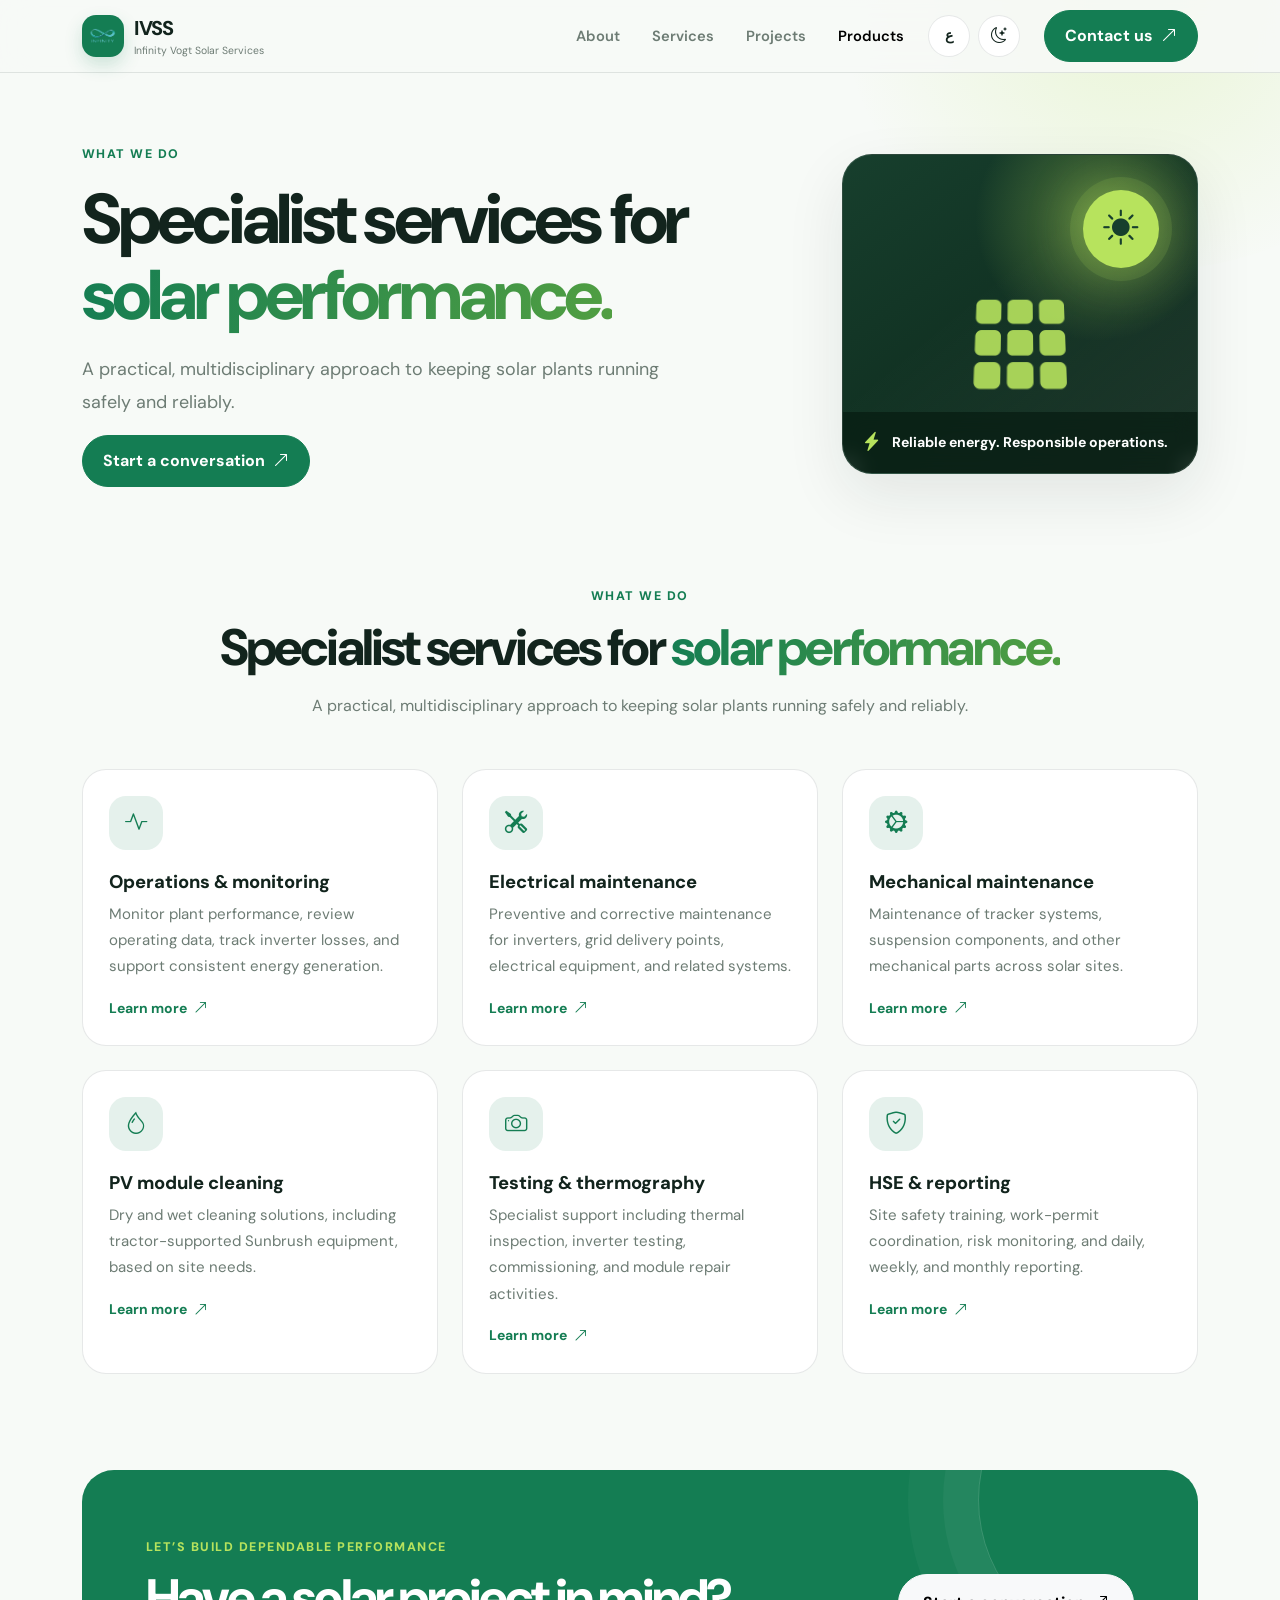
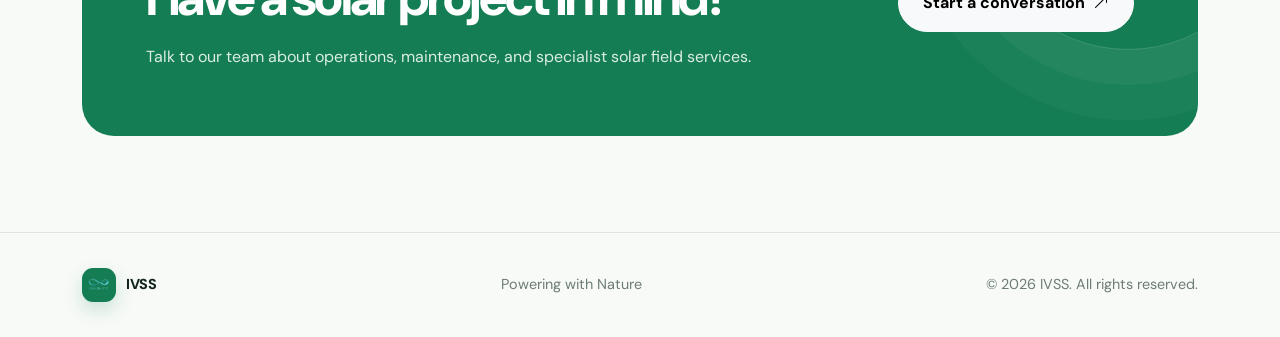
<file: services.html>
<!doctype html>
<html lang="en" data-bs-theme="light">

<head>
  <meta charset="utf-8">
  <meta name="viewport" content="width=device-width, initial-scale=1">
  <meta name="description"
    content="Contact Infinity Vogt Solar Services for solar operations, maintenance and technical support.">
  <title>IVSS — Services</title>
  <link rel="preconnect" href="https://fonts.googleapis.com">
  <link rel="preconnect" href="https://fonts.gstatic.com" crossorigin>
  <link
    href="https://fonts.googleapis.com/css2?family=DM+Sans:wght@400;500;600;700&family=Cairo:wght@400;500;600;700;800&display=swap"
    rel="stylesheet">
  <link href="https://cdn.jsdelivr.net/npm/bootstrap@5.3.3/dist/css/bootstrap.min.css" rel="stylesheet">
  <link href="https://cdn.jsdelivr.net/npm/bootstrap-icons@1.11.3/font/bootstrap-icons.min.css" rel="stylesheet">
  <link rel="stylesheet" href="./style.css">
</head>

<body>
  <div class="scroll-progress" id="scrollProgress" aria-hidden="true"></div>

  <!-- Navbar: same structure as the IVSS homepage -->
  <nav class="navbar navbar-expand-lg fixed-top">
    <div class="container">
      <a class="navbar-brand" href="./index.html" aria-label="IVSS home">
        <span class="brand-mark"><img src="./logo.png" alt=""></span>
        <span>IVSS<span class="d-block fw-normal small"
            style="font-size:.65rem;color:var(--ivss-muted);letter-spacing:0" data-i18n="brandSub">Infinity Vogt Solar
            Services</span></span>
      </a>

      <button class="navbar-toggler border-0" type="button" data-bs-toggle="collapse" data-bs-target="#mainNav"
        aria-controls="mainNav" aria-expanded="false" aria-label="Toggle navigation">
        <i class="bi bi-list fs-2" style="color:var(--ivss-ink)"></i>
      </button>

      <div class="collapse navbar-collapse" id="mainNav">
        <ul class="navbar-nav align-items-lg-center">
          <li class="nav-item">
            <a class="nav-link" href="./about.html" data-i18n="navAbout">About</a>
          </li>
          <li class="nav-item">
            <a class="nav-link" href="./services.html" data-i18n="navServices">Services</a>
          </li>
          <li class="nav-item">
            <a class="nav-link" href="./projects.html" data-i18n="navProjects">Projects</a>
          </li>
          <li class="nav-item">
            <a class="nav-link active" href="./products.html" data-i18n="navProducts">Products</a>
          </li>

          <li class="nav-item d-flex gap-2 mt-3 mt-lg-0">
            <button id="langToggle" class="icon-btn" type="button" aria-label="Switch language" title="Switch language">
              <span class="fw-bold small">ع</span>
            </button>
            <button id="themeToggle" class="icon-btn" type="button" aria-label="Toggle dark mode"
              title="Toggle dark mode">
              <i class="bi bi-moon-stars"></i>
            </button>
          </li>

          <li class="nav-item ms-lg-2 mt-3 mt-lg-0">
            <a class="btn btn-ivss" href="#contact" data-i18n="navContact">
              Contact us <i class="bi bi-arrow-up-right ms-1"></i>
            </a>
          </li>
        </ul>
      </div>
    </div>
  </nav>

  <main>
    <section class="services-page-hero">
      <div class="container position-relative" style="z-index:1">
        <div class="row align-items-center g-4">
          <div class="col-lg-8 reveal">
            <span class="section-kicker" data-i18n="servicesKicker">What we do</span>
            <h1 class="services-page-title" data-i18n="servicesTitle">Specialist services for <span
                class="text-gradient">solar performance.</span></h1>
            <p class="section-copy services-page-copy" data-i18n="servicesCopy">A practical, multidisciplinary approach
              to keeping solar plants running safely and reliably.</p>
            <a class="btn btn-ivss mt-3" href="./contact.html" data-i18n="ctaButton">Start a conversation <i
                class="bi bi-arrow-up-right ms-1"></i></a>
          </div>
          <div class="col-lg-4 reveal delay-1">
            <div class="services-hero-art" aria-hidden="true">
              <div class="services-sun"><i class="bi bi-sun-fill"></i></div>
              <div class="services-panel-grid"><i class="bi bi-grid-3x3-gap-fill"></i></div>
              <div class="services-hero-caption"><i class="bi bi-lightning-charge-fill"></i><span>Reliable energy.
                  Responsible operations.</span></div>
            </div>
          </div>
        </div>
      </div>
    </section>

    <section class="section pt-4">
      <div class="container">
        <div class="text-center mb-5 reveal">
          <span class="section-kicker" data-i18n="servicesKicker">What we do</span>
          <h2 class="section-title" data-i18n="servicesTitle">Specialist services for <span class="text-gradient">solar
              performance.</span></h2>
          <p class="section-copy mx-auto" data-i18n="servicesCopy">A practical, multidisciplinary approach to keeping
            solar plants running safely and reliably.</p>
        </div>
        <div class="row g-4">
          <div class="col-md-6 col-xl-4 reveal">
            <article class="service-card">
              <div class="service-icon"><i class="bi bi-activity"></i></div>
              <h3 data-i18n="svc1Title">Operations & monitoring</h3>
              <p data-i18n="svc1Copy">Monitor plant performance, review operating data, track inverter losses, and
                support consistent energy generation.</p><a href="./contact.html" class="fw-bold small service-link"
                data-i18n="learnMore">Learn more <i class="bi bi-arrow-up-right ms-1"></i></a>
            </article>
          </div>
          <div class="col-md-6 col-xl-4 reveal delay-1">
            <article class="service-card">
              <div class="service-icon"><i class="bi bi-tools"></i></div>
              <h3 data-i18n="svc2Title">Electrical maintenance</h3>
              <p data-i18n="svc2Copy">Preventive and corrective maintenance for inverters, grid delivery points,
                electrical equipment, and related systems.</p><a href="./contact.html"
                class="fw-bold small service-link" data-i18n="learnMore">Learn more <i
                  class="bi bi-arrow-up-right ms-1"></i></a>
            </article>
          </div>
          <div class="col-md-6 col-xl-4 reveal delay-2">
            <article class="service-card">
              <div class="service-icon"><i class="bi bi-gear-wide-connected"></i></div>
              <h3 data-i18n="svc3Title">Mechanical maintenance</h3>
              <p data-i18n="svc3Copy">Maintenance of tracker systems, suspension components, and other mechanical parts
                across solar sites.</p><a href="./contact.html" class="fw-bold small service-link"
                data-i18n="learnMore">Learn more <i class="bi bi-arrow-up-right ms-1"></i></a>
            </article>
          </div>
          <div class="col-md-6 col-xl-4 reveal">
            <article class="service-card">
              <div class="service-icon"><i class="bi bi-droplet"></i></div>
              <h3 data-i18n="svc4Title">PV module cleaning</h3>
              <p data-i18n="svc4Copy">Dry and wet cleaning solutions, including tractor-supported Sunbrush equipment,
                based on site needs.</p><a href="./contact.html" class="fw-bold small service-link"
                data-i18n="learnMore">Learn more <i class="bi bi-arrow-up-right ms-1"></i></a>
            </article>
          </div>
          <div class="col-md-6 col-xl-4 reveal delay-1">
            <article class="service-card">
              <div class="service-icon"><i class="bi bi-camera"></i></div>
              <h3 data-i18n="svc5Title">Testing & thermography</h3>
              <p data-i18n="svc5Copy">Specialist support including thermal inspection, inverter testing, commissioning,
                and module repair activities.</p><a href="./contact.html" class="fw-bold small service-link"
                data-i18n="learnMore">Learn more <i class="bi bi-arrow-up-right ms-1"></i></a>
            </article>
          </div>
          <div class="col-md-6 col-xl-4 reveal delay-2">
            <article class="service-card">
              <div class="service-icon"><i class="bi bi-shield-check"></i></div>
              <h3 data-i18n="svc6Title">HSE & reporting</h3>
              <p data-i18n="svc6Copy">Site safety training, work-permit coordination, risk monitoring, and daily,
                weekly, and monthly reporting.</p><a href="./contact.html" class="fw-bold small service-link"
                data-i18n="learnMore">Learn more <i class="bi bi-arrow-up-right ms-1"></i></a>
            </article>
          </div>
        </div>
      </div>
    </section>

    <section class="section pt-0">
      <div class="container">
        <div class="cta reveal">
          <div class="row align-items-center g-4">
            <div class="col-lg-8"><span class="section-kicker" style="color:var(--ivss-lime)"
                data-i18n="ctaKicker">Let’s build dependable performance</span>
              <h2 class="section-title text-white" data-i18n="ctaTitle">Have a solar project in mind?</h2>
              <p class="section-copy mb-0" data-i18n="ctaCopy">Talk to our team about operations, maintenance, and
                specialist solar field services.</p>
            </div>
            <div class="col-lg-4 text-lg-end"><a class="btn btn-light rounded-pill fw-bold px-4 py-3"
                href="./contact.html" data-i18n="ctaButton">Start a conversation <i
                  class="bi bi-arrow-up-right ms-1"></i></a></div>
          </div>
        </div>
      </div>
    </section>
  </main>

  <footer>
    <div class="container d-flex flex-column flex-md-row justify-content-between align-items-center gap-3">
      <a class="navbar-brand" href="./index.html"><span class="brand-mark"
          style="width:34px;height:34px;border-radius:11px;font-size:.9rem">
          <img src="./logo.png" alt="">
        </span><span>IVSS</span></a>
      <span data-i18n="footerTag">Powering with Nature</span>
      <span>© <span id="year"></span> IVSS. <span data-i18n="footerRights">All rights reserved.</span></span>
    </div>
  </footer>

  <script src="https://cdn.jsdelivr.net/npm/bootstrap@5.3.3/dist/js/bootstrap.bundle.min.js"></script>
  <script src="./script.js"></script>
</body>

</html>
</file>
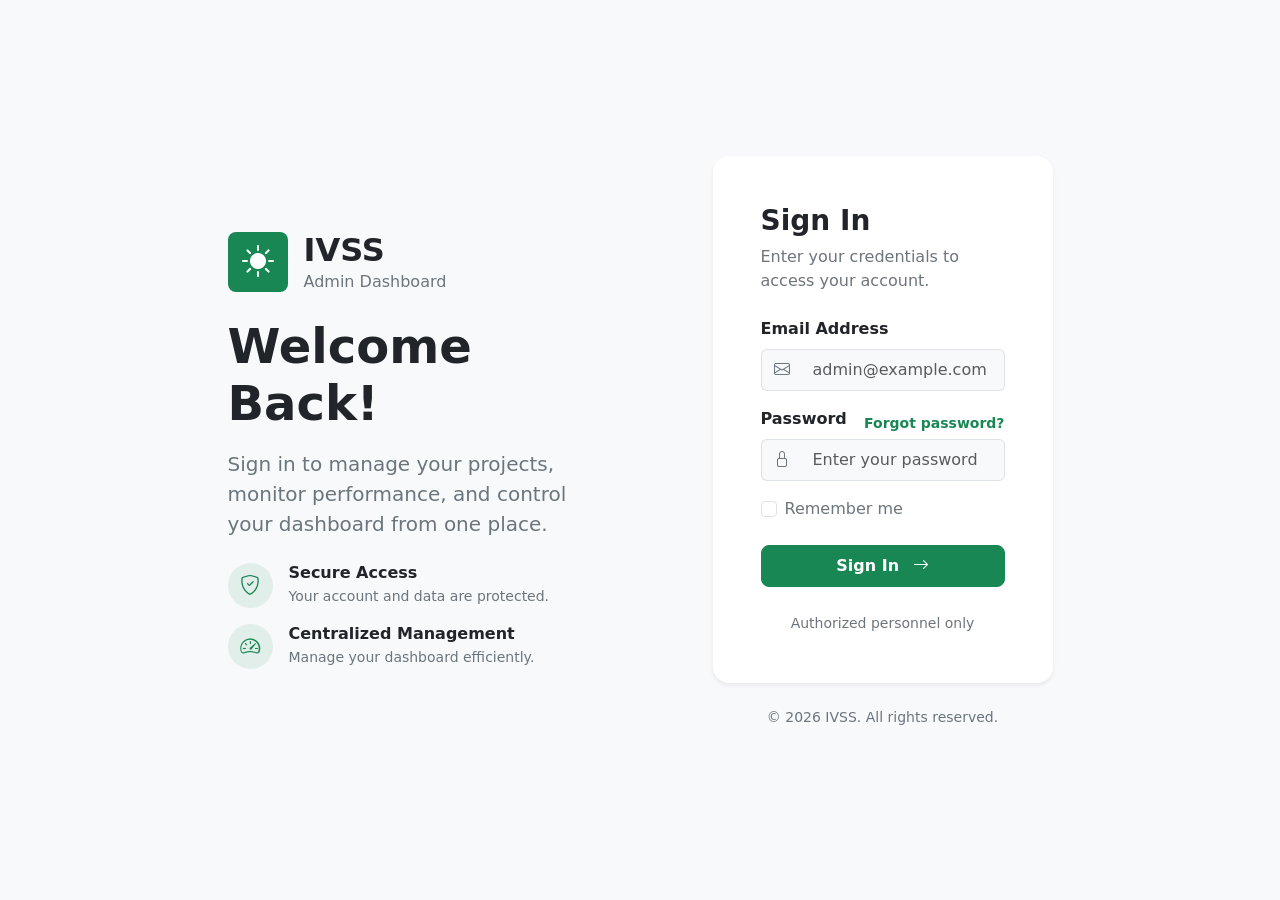
<file: admin/login.html>
<!DOCTYPE html>
<html lang="en">
<head>
    <meta charset="UTF-8">
    <meta name="viewport" content="width=device-width, initial-scale=1.0">
    <title>Admin Login | IVSS Dashboard</title>

    <link href="https://cdn.jsdelivr.net/npm/bootstrap@5.3.3/dist/css/bootstrap.min.css" rel="stylesheet">
    <link href="https://cdn.jsdelivr.net/npm/bootstrap-icons@1.11.3/font/bootstrap-icons.min.css" rel="stylesheet">
</head>

<body class="bg-light">

    <main class="min-vh-100 d-flex align-items-center justify-content-center p-3">

        <div class="container">
            <div class="row justify-content-center align-items-center g-5">

                <!-- Brand Section -->
                <div class="col-lg-5 d-none d-lg-block">
                    <div class="pe-lg-5">
                        <div class="d-flex align-items-center gap-3 mb-4">
                            <div class="bg-success text-white rounded-3 d-flex align-items-center justify-content-center"
                                 style="width: 60px; height: 60px;">
                                <i class="bi bi-sun-fill fs-2"></i>
                            </div>

                            <div>
                                <h2 class="fw-bold text-dark mb-0">IVSS</h2>
                                <p class="text-secondary mb-0">Admin Dashboard</p>
                            </div>
                        </div>

                        <h1 class="display-5 fw-bold text-dark mb-3">
                            Welcome Back!
                        </h1>

                        <p class="text-secondary fs-5 mb-4">
                            Sign in to manage your projects, monitor performance,
                            and control your dashboard from one place.
                        </p>

                        <div class="d-flex align-items-center gap-3 mb-3">
                            <div class="bg-success bg-opacity-10 text-success rounded-circle d-flex align-items-center justify-content-center"
                                 style="width: 45px; height: 45px;">
                                <i class="bi bi-shield-check fs-5"></i>
                            </div>
                            <div>
                                <h6 class="fw-semibold mb-1">Secure Access</h6>
                                <p class="text-secondary small mb-0">Your account and data are protected.</p>
                            </div>
                        </div>

                        <div class="d-flex align-items-center gap-3">
                            <div class="bg-success bg-opacity-10 text-success rounded-circle d-flex align-items-center justify-content-center"
                                 style="width: 45px; height: 45px;">
                                <i class="bi bi-speedometer2 fs-5"></i>
                            </div>
                            <div>
                                <h6 class="fw-semibold mb-1">Centralized Management</h6>
                                <p class="text-secondary small mb-0">Manage your dashboard efficiently.</p>
                            </div>
                        </div>
                    </div>
                </div>

                <!-- Login Form -->
                <div class="col-12 col-md-8 col-lg-5 col-xl-4">
                    <div class="card border-0 shadow-sm rounded-4">
                        <div class="card-body p-4 p-md-5">

                            <!-- Mobile Brand -->
                            <div class="d-flex d-lg-none align-items-center justify-content-center gap-2 mb-4">
                                <div class="bg-success text-white rounded-3 d-flex align-items-center justify-content-center"
                                     style="width: 45px; height: 45px;">
                                    <i class="bi bi-sun-fill fs-4"></i>
                                </div>
                                <div>
                                    <h4 class="fw-bold mb-0">IVSS</h4>
                                    <small class="text-secondary">Admin Dashboard</small>
                                </div>
                            </div>

                            <div class="mb-4">
                                <h3 class="fw-bold text-dark mb-2">Sign In</h3>
                                <p class="text-secondary mb-0">
                                    Enter your credentials to access your account.
                                </p>
                            </div>

                            <form action="./index.html" method="GET">

                                <!-- Email -->
                                <div class="mb-3">
                                    <label for="email" class="form-label fw-semibold">
                                        Email Address
                                    </label>

                                    <div class="input-group">
                                        <span class="input-group-text bg-light border-end-0">
                                            <i class="bi bi-envelope text-secondary"></i>
                                        </span>

                                        <input
                                            type="email"
                                            class="form-control bg-light border-start-0 py-2"
                                            id="email"
                                            name="email"
                                            placeholder="admin@example.com"
                                            autocomplete="username"
                                            required
                                        >
                                    </div>
                                </div>

                                <!-- Password -->
                                <div class="mb-3">
                                    <div class="d-flex justify-content-between align-items-center">
                                        <label for="password" class="form-label fw-semibold">
                                            Password
                                        </label>

                                        <a href="#" class="text-success text-decoration-none small fw-semibold">
                                            Forgot password?
                                        </a>
                                    </div>

                                    <div class="input-group">
                                        <span class="input-group-text bg-light border-end-0">
                                            <i class="bi bi-lock text-secondary"></i>
                                        </span>

                                        <input
                                            type="password"
                                            class="form-control bg-light border-start-0 py-2"
                                            id="password"
                                            name="password"
                                            placeholder="Enter your password"
                                            autocomplete="current-password"
                                            required
                                        >
                                    </div>
                                </div>

                                <!-- Remember Me -->
                                <div class="form-check mb-4">
                                    <input
                                        class="form-check-input"
                                        type="checkbox"
                                        id="remember"
                                        name="remember"
                                    >
                                    <label class="form-check-label text-secondary" for="remember">
                                        Remember me
                                    </label>
                                </div>

                                <!-- Submit -->
                                <a
                                    href="./index.html"
                                    class="btn btn-success w-100 py-2 fw-semibold rounded-3"
                                >
                                    Sign In
                                    <i class="bi bi-arrow-right ms-2"></i>
                                </a>

                            </form>

                            <div class="text-center mt-4">
                                <span class="text-secondary small">
                                    Authorized personnel only
                                </span>
                            </div>

                        </div>
                    </div>

                    <!-- Footer -->
                    <p class="text-center text-secondary small mt-4">
                        &copy; 2026 IVSS. All rights reserved.
                    </p>
                </div>

            </div>
        </div>

    </main>

</body>
</html>
</file>
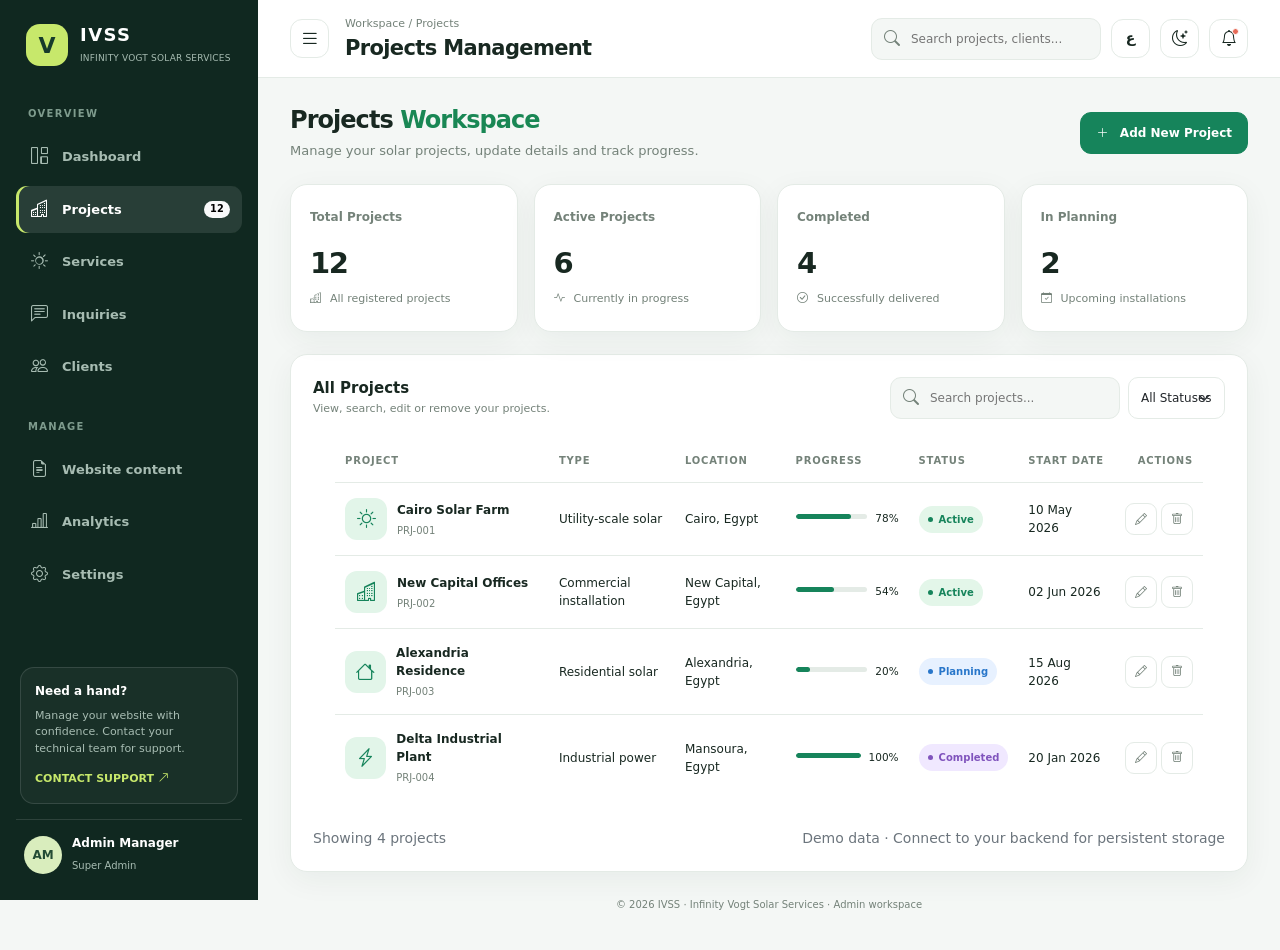
<file: admin/projects.html>
<!DOCTYPE html>
<html lang="en" dir="ltr">

<head>
    <meta charset="UTF-8">
    <meta name="viewport" content="width=device-width, initial-scale=1.0">
    <title>IVSS | Projects Management</title>

    <link href="https://cdn.jsdelivr.net/npm/bootstrap@5.3.3/dist/css/bootstrap.min.css" rel="stylesheet">
    <link href="https://cdn.jsdelivr.net/npm/bootstrap-icons@1.11.3/font/bootstrap-icons.min.css" rel="stylesheet">
     
    <link rel="stylesheet" href="./styles.css">
    <style>
        :root {
            --green: #16845b;
            --green-dark: #106846;
            --lime: #c7e86b;
            --sidebar: #102820;
            --sidebar-muted: #a7bcb2;
            --page: #f4f7f5;
            --surface: #ffffff;
            --text: #182821;
            --muted: #748279;
            --border: #e4ebe6;
            --shadow: 0 8px 30px rgba(19, 51, 37, .055);
        }

        * {
            box-sizing: border-box;
        }

        body {
            margin: 0;
            background: var(--page);
            color: var(--text);
            font-family: Inter, system-ui, -apple-system, "Segoe UI", Arial, sans-serif;
        }

        a {
            text-decoration: none;
        }

        .sidebar {
            width: 258px;
            background: var(--sidebar);
            color: white;
            position: fixed;
            inset: 0 auto 0 0;
            display: flex;
            flex-direction: column;
            padding: 24px 16px;
            z-index: 1000;
        }

        .brand {
            display: flex;
            align-items: center;
            gap: 12px;
            padding: 0 10px 28px;
            color: white;
        }

        .brand-mark {
            width: 42px;
            height: 42px;
            border-radius: 14px;
            background: var(--lime);
            color: #163b2b;
            display: grid;
            place-items: center;
            font-size: 22px;
            font-weight: 900;
        }

        .brand-title {
            font-size: 18px;
            font-weight: 800;
            letter-spacing: .08em;
        }

        .brand-sub {
            display: block;
            color: var(--sidebar-muted);
            font-size: 9px;
            margin-top: 4px;
        }

        .nav-label {
            color: #7e9b8d;
            font-size: 10px;
            font-weight: 800;
            letter-spacing: .13em;
            padding: 12px;
            text-transform: uppercase;
        }

        .side-nav {
            display: flex;
            flex-direction: column;
            gap: 5px;
        }

        .side-link {
            display: flex;
            align-items: center;
            gap: 12px;
            padding: 11px 12px;
            color: var(--sidebar-muted);
            border-radius: 11px;
            font-size: 13px;
            font-weight: 600;
        }

        .side-link i {
            font-size: 17px;
            width: 22px;
            text-align: center;
        }

        .side-link:hover,
        .side-link.active {
            background: rgba(255, 255, 255, .1);
            color: white;
        }

        .side-link.active {
            box-shadow: inset 3px 0 var(--lime);
        }

        .sidebar-bottom {
            margin-top: auto;
        }

        .support-card {
            border: 1px solid rgba(255, 255, 255, .12);
            border-radius: 14px;
            padding: 14px;
            margin: 8px 4px 15px;
        }

        .support-card strong {
            font-size: 12px;
        }

        .support-card p {
            color: var(--sidebar-muted);
            font-size: 11px;
            margin: 8px 0;
        }

        .support-card a {
            color: var(--lime);
            font-size: 11px;
            font-weight: 700;
        }

        .admin-mini {
            display: flex;
            align-items: center;
            gap: 10px;
            padding: 14px 8px 0;
            border-top: 1px solid rgba(255, 255, 255, .12);
        }

        .avatar {
            width: 38px;
            height: 38px;
            display: grid;
            place-items: center;
            border-radius: 50%;
            background: #d9edbd;
            color: #234b35;
            font-size: 12px;
            font-weight: 800;
        }

        .admin-mini strong {
            display: block;
            font-size: 12px;
        }

        .admin-mini small {
            color: var(--sidebar-muted);
            font-size: 10px;
        }

        .main {
            margin-left: 258px;
            min-height: 100vh;
        }

        .topbar {
            height: 78px;
            background: var(--surface);
            border-bottom: 1px solid var(--border);
            display: flex;
            align-items: center;
            justify-content: space-between;
            padding: 0 32px;
            position: sticky;
            top: 0;
            z-index: 900;
        }

        .page-eyebrow {
            color: var(--muted);
            font-size: 11px;
            margin-bottom: 4px;
        }

        .topbar h1 {
            font-size: 21px;
            font-weight: 800;
            margin: 0;
        }

        .icon-button {
            width: 39px;
            height: 39px;
            border: 1px solid var(--border);
            border-radius: 12px;
            background: var(--surface);
            color: var(--text);
            display: grid;
            place-items: center;
        }

        .content {
            padding: 28px 32px 38px;
            max-width: 1600px;
            margin: auto;
        }

        .welcome-row {
            display: flex;
            align-items: center;
            justify-content: space-between;
            gap: 16px;
            margin-bottom: 24px;
        }

        .welcome-row h2 {
            font-size: 24px;
            font-weight: 800;
            margin: 0 0 6px;
        }

        .welcome-row p {
            color: var(--muted);
            font-size: 13px;
            margin: 0;
        }

        .btn-ivss {
            background: var(--green);
            color: white;
            border: 1px solid var(--green);
            border-radius: 11px;
            padding: 11px 15px;
            font-size: 12px;
            font-weight: 700;
        }

        .btn-ivss:hover {
            background: var(--green-dark);
            color: white;
        }

        .btn-soft {
            background: var(--surface);
            border: 1px solid var(--border);
            color: var(--text);
            border-radius: 11px;
            padding: 10px 13px;
            font-size: 12px;
            font-weight: 700;
        }

        .stat-card,
        .panel {
            background: var(--surface);
            border: 1px solid var(--border);
            border-radius: 17px;
            box-shadow: var(--shadow);
        }

        .stat-card {
            padding: 19px;
        }

        .stat-label {
            color: var(--muted);
            font-size: 12px;
            font-weight: 600;
        }

        .stat-value {
            font-size: 29px;
            font-weight: 850;
            margin: 14px 0 5px;
        }

        .stat-foot {
            color: var(--muted);
            font-size: 11px;
        }

        .panel {
            margin-top: 22px;
            padding: 22px;
        }

        .panel-head {
            display: flex;
            align-items: center;
            justify-content: space-between;
            gap: 12px;
            flex-wrap: wrap;
            margin-bottom: 20px;
        }

        .panel-title {
            font-size: 15px;
            font-weight: 800;
            margin: 0 0 4px;
        }

        .panel-subtitle {
            font-size: 11px;
            color: var(--muted);
            margin: 0;
        }

        .searchbox {
            display: flex;
            align-items: center;
            gap: 9px;
            background: var(--page);
            border: 1px solid var(--border);
            border-radius: 11px;
            padding: 0 12px;
            height: 42px;
            min-width: 230px;
            color: var(--muted);
        }

        .searchbox input {
            width: 100%;
            border: 0;
            outline: 0;
            background: transparent;
            color: var(--text);
            font-size: 12px;
        }

        .table {
            --bs-table-bg: transparent;
            --bs-table-color: var(--text);
            --bs-table-border-color: var(--border);
            vertical-align: middle;
        }

        .table thead th {
            color: var(--muted);
            font-size: 10px;
            text-transform: uppercase;
            letter-spacing: .08em;
            padding: 14px 10px;
            white-space: nowrap;
        }

        .table tbody td {
            padding: 15px 10px;
            font-size: 12px;
        }

        .project-name {
            font-weight: 800;
            font-size: 12px;
        }

        .project-id {
            display: block;
            color: var(--muted);
            font-size: 10px;
            margin-top: 4px;
        }

        .project-icon {
            width: 42px;
            height: 42px;
            display: grid;
            place-items: center;
            border-radius: 12px;
            background: #e2f5e9;
            color: var(--green);
            font-size: 19px;
        }

        .project-cell {
            display: flex;
            align-items: center;
            gap: 10px;
            min-width: 190px;
        }

        .status {
            display: inline-flex;
            align-items: center;
            gap: 6px;
            border-radius: 20px;
            padding: 6px 9px;
            font-size: 10px;
            font-weight: 800;
            white-space: nowrap;
        }

        .status::before {
            content: "";
            width: 5px;
            height: 5px;
            border-radius: 50%;
            background: currentColor;
        }

        .status-active {
            color: #16845b;
            background: #e3f6e9;
        }

        .status-planning {
            color: #2876ca;
            background: #e7f1ff;
        }

        .status-paused {
            color: #a66b0b;
            background: #fff1d6;
        }

        .status-completed {
            color: #8054bd;
            background: #f0e8ff;
        }

        .progress {
            height: 5px;
            background: var(--border);
            border-radius: 20px;
            min-width: 65px;
        }

        .progress-bar {
            background: var(--green);
            border-radius: 20px;
        }

        .table-action {
            width: 32px;
            height: 32px;
            border: 1px solid var(--border);
            border-radius: 9px;
            background: var(--surface);
            color: var(--muted);
        }

        .table-action:hover {
            color: var(--green);
            border-color: var(--green);
        }

        .footer-note {
            color: var(--muted);
            font-size: 10px;
            text-align: center;
            padding-top: 25px;
        }

        .form-label {
            color: var(--text);
            font-size: 12px;
            font-weight: 700;
        }

        .form-control,
        .form-select {
            border-color: var(--border);
            border-radius: 10px;
            padding: 11px 12px;
            font-size: 12px;
        }

        .form-control:focus,
        .form-select:focus {
            border-color: var(--green);
            box-shadow: 0 0 0 .2rem rgba(22, 132, 91, .12);
        }

        .modal-content {
            border: 1px solid var(--border);
            border-radius: 17px;
        }

        .modal-header,
        .modal-footer {
            border-color: var(--border);
        }

        @media (max-width: 991px) {
            .sidebar {
                display: none;
            }

            .main {
                margin-left: 0;
            }

            .topbar {
                padding: 0 18px;
            }

            .content {
                padding: 22px 16px;
            }

            .welcome-row {
                align-items: flex-start;
                flex-direction: column;
            }
        }

        @media (max-width: 575px) {
            .topbar h1 {
                font-size: 17px;
            }

            .stat-card {
                padding: 14px;
            }

            .stat-value {
                font-size: 24px;
            }

            .panel {
                padding: 16px;
            }

            .searchbox {
                min-width: 100%;
            }
        }
    </style>
</head>

<body>
    <div class="app-shell">

        <aside class="sidebar">
            <a class="brand" href="#">
                <span class="brand-mark">V</span>
                <span>
                    <span class="brand-title">IVSS</span>
                    <span class="brand-sub">INFINITY VOGT SOLAR SERVICES</span>
                </span>
            </a>

            <div class="nav-label">Overview</div>
            <nav class="side-nav">
                <a href="./index.html" class="side-link"><i class="bi bi-grid-1x2"></i> Dashboard</a>
                <a href="./projects.html" class="side-link active"><i class="bi bi-buildings"></i> Projects <span
                        class="badge rounded-pill text-bg-light ms-auto">12</span></a>
                <a href="#" class="side-link"><i class="bi bi-sun"></i> Services</a>
                <a href="#" class="side-link"><i class="bi bi-chat-left-text"></i> Inquiries</a>
                <a href="#" class="side-link"><i class="bi bi-people"></i> Clients</a>
            </nav>

            <div class="nav-label mt-3">Manage</div>
            <nav class="side-nav">
                <a href="#" class="side-link"><i class="bi bi-file-earmark-text"></i> Website content</a>
                <a href="#" class="side-link"><i class="bi bi-bar-chart-line"></i> Analytics</a>
                <a href="#" class="side-link"><i class="bi bi-gear"></i> Settings</a>
            </nav>

            <div class="sidebar-bottom">
                <div class="support-card">
                    <strong>Need a hand?</strong>
                    <p>Manage your website with confidence. Contact your technical team for support.</p>
                    <a href="mailto:info@ivss.example">CONTACT SUPPORT <i class="bi bi-arrow-up-right"></i></a>
                </div>
                <div class="admin-mini">
                    <div class="avatar">AM</div>
                    <div>
                        <strong>Admin Manager</strong>
                        <small>Super Admin</small>
                    </div>
                </div>
            </div>
        </aside>

        <main class="main">
            <header class="topbar">
                <div class="d-flex align-items-center gap-3">
                    <button class="icon-button mobile-menu" id="menuToggle" aria-label="Open navigation"><i
                            class="bi bi-list fs-5"></i></button>
                    <div>
                        <div class="page-eyebrow"><span data-i18n="breadcrumb">Workspace</span> / <span
                                data-i18n="dashboard">Projects</span></div>
                        <h1 data-i18n="dashboard">Projects Management</h1>
                    </div>
                </div>
                <div class="top-actions">
                    <label class="searchbox"><i class="bi bi-search"></i><input id="globalSearch" type="search"
                            placeholder="Search projects, clients..." data-i18n-placeholder="searchPlaceholder"></label>
                    <button class="icon-button" id="langToggle" title="Switch language"
                        aria-label="Switch language"><span class="fw-bold small">ع</span></button>
                    <button class="icon-button" id="themeToggle" title="Toggle dark mode"
                        aria-label="Toggle dark mode"><i class="bi bi-moon-stars"></i></button>
                    <button class="icon-button" id="notificationButton" title="Notifications"
                        aria-label="Notifications"><i class="bi bi-bell"></i><span
                            class="notification-dot"></span></button>
                </div>
            </header>

            <div class="content">

                <section class="welcome-row">
                    <div>
                        <h2>Projects <span class="text-success">Workspace</span></h2>
                        <p>Manage your solar projects, update details and track progress.</p>
                    </div>
                    <button class="btn-ivss" type="button" data-bs-toggle="modal" data-bs-target="#projectModal"
                        onclick="prepareCreate()">
                        <i class="bi bi-plus-lg me-1"></i> Add New Project
                    </button>
                </section>

                <section class="row g-3">
                    <div class="col-6 col-xl-3">
                        <article class="stat-card">
                            <span class="stat-label">Total Projects</span>
                            <div class="stat-value" id="totalProjects">12</div>
                            <div class="stat-foot"><i class="bi bi-buildings me-1"></i> All registered projects</div>
                        </article>
                    </div>
                    <div class="col-6 col-xl-3">
                        <article class="stat-card">
                            <span class="stat-label">Active Projects</span>
                            <div class="stat-value" id="activeProjects">6</div>
                            <div class="stat-foot"><i class="bi bi-activity me-1"></i> Currently in progress</div>
                        </article>
                    </div>
                    <div class="col-6 col-xl-3">
                        <article class="stat-card">
                            <span class="stat-label">Completed</span>
                            <div class="stat-value" id="completedProjects">4</div>
                            <div class="stat-foot"><i class="bi bi-check-circle me-1"></i> Successfully delivered</div>
                        </article>
                    </div>
                    <div class="col-6 col-xl-3">
                        <article class="stat-card">
                            <span class="stat-label">In Planning</span>
                            <div class="stat-value" id="planningProjects">2</div>
                            <div class="stat-foot"><i class="bi bi-calendar-check me-1"></i> Upcoming installations
                            </div>
                        </article>
                    </div>
                </section>

                <section class="panel" id="projects">
                    <div class="panel-head">
                        <div>
                            <h3 class="panel-title">All Projects</h3>
                            <p class="panel-subtitle">View, search, edit or remove your projects.</p>
                        </div>

                        <div class="d-flex gap-2 flex-wrap">
                            <label class="searchbox">
                                <i class="bi bi-search"></i>
                                <input type="search" id="projectSearch" placeholder="Search projects...">
                            </label>

                            <select class="form-select" id="statusFilter" style="width:auto;font-size:12px">
                                <option value="">All Statuses</option>
                                <option value="Active">Active</option>
                                <option value="Planning">Planning</option>
                                <option value="Paused">Paused</option>
                                <option value="Completed">Completed</option>
                            </select>
                        </div>
                    </div>

                    <div class="table-responsive">
                        <table class="table" id="projectsTable">
                            <thead>
                                <tr>
                                    <th>Project</th>
                                    <th>Type</th>
                                    <th>Location</th>
                                    <th>Progress</th>
                                    <th>Status</th>
                                    <th>Start Date</th>
                                    <th class="text-end">Actions</th>
                                </tr>
                            </thead>
                            <tbody id="projectsBody">
                                <tr data-name="Cairo Solar Farm" data-type="Utility-scale solar"
                                    data-location="Cairo, Egypt" data-progress="78" data-status="Active"
                                    data-date="2026-05-10">
                                    <td>
                                        <div class="project-cell">
                                            <div class="project-icon"><i class="bi bi-sun"></i></div>
                                            <div><span class="project-name">Cairo Solar Farm</span><span
                                                    class="project-id">PRJ-001</span></div>
                                        </div>
                                    </td>
                                    <td>Utility-scale solar</td>
                                    <td>Cairo, Egypt</td>
                                    <td>
                                        <div class="d-flex align-items-center gap-2">
                                            <div class="progress flex-grow-1">
                                                <div class="progress-bar" style="width:78%"></div>
                                            </div><small>78%</small>
                                        </div>
                                    </td>
                                    <td><span class="status status-active">Active</span></td>
                                    <td>10 May 2026</td>
                                    <td class="text-end text-nowrap"><button class="table-action" title="Edit"
                                            onclick="editProject(this)"><i class="bi bi-pencil"></i></button> <button
                                            class="table-action" title="Delete" onclick="deleteProject(this)"><i
                                                class="bi bi-trash"></i></button></td>
                                </tr>
                                <tr data-name="New Capital Offices" data-type="Commercial installation"
                                    data-location="New Capital, Egypt" data-progress="54" data-status="Active"
                                    data-date="2026-06-02">
                                    <td>
                                        <div class="project-cell">
                                            <div class="project-icon"><i class="bi bi-buildings"></i></div>
                                            <div><span class="project-name">New Capital Offices</span><span
                                                    class="project-id">PRJ-002</span></div>
                                        </div>
                                    </td>
                                    <td>Commercial installation</td>
                                    <td>New Capital, Egypt</td>
                                    <td>
                                        <div class="d-flex align-items-center gap-2">
                                            <div class="progress flex-grow-1">
                                                <div class="progress-bar" style="width:54%"></div>
                                            </div><small>54%</small>
                                        </div>
                                    </td>
                                    <td><span class="status status-active">Active</span></td>
                                    <td>02 Jun 2026</td>
                                    <td class="text-end text-nowrap"><button class="table-action" title="Edit"
                                            onclick="editProject(this)"><i class="bi bi-pencil"></i></button> <button
                                            class="table-action" title="Delete" onclick="deleteProject(this)"><i
                                                class="bi bi-trash"></i></button></td>
                                </tr>
                                <tr data-name="Alexandria Residence" data-type="Residential solar"
                                    data-location="Alexandria, Egypt" data-progress="20" data-status="Planning"
                                    data-date="2026-08-15">
                                    <td>
                                        <div class="project-cell">
                                            <div class="project-icon"><i class="bi bi-house"></i></div>
                                            <div><span class="project-name">Alexandria Residence</span><span
                                                    class="project-id">PRJ-003</span></div>
                                        </div>
                                    </td>
                                    <td>Residential solar</td>
                                    <td>Alexandria, Egypt</td>
                                    <td>
                                        <div class="d-flex align-items-center gap-2">
                                            <div class="progress flex-grow-1">
                                                <div class="progress-bar" style="width:20%"></div>
                                            </div><small>20%</small>
                                        </div>
                                    </td>
                                    <td><span class="status status-planning">Planning</span></td>
                                    <td>15 Aug 2026</td>
                                    <td class="text-end text-nowrap"><button class="table-action" title="Edit"
                                            onclick="editProject(this)"><i class="bi bi-pencil"></i></button> <button
                                            class="table-action" title="Delete" onclick="deleteProject(this)"><i
                                                class="bi bi-trash"></i></button></td>
                                </tr>
                                <tr data-name="Delta Industrial Plant" data-type="Industrial power"
                                    data-location="Mansoura, Egypt" data-progress="100" data-status="Completed"
                                    data-date="2026-01-20">
                                    <td>
                                        <div class="project-cell">
                                            <div class="project-icon"><i class="bi bi-lightning-charge"></i></div>
                                            <div><span class="project-name">Delta Industrial Plant</span><span
                                                    class="project-id">PRJ-004</span></div>
                                        </div>
                                    </td>
                                    <td>Industrial power</td>
                                    <td>Mansoura, Egypt</td>
                                    <td>
                                        <div class="d-flex align-items-center gap-2">
                                            <div class="progress flex-grow-1">
                                                <div class="progress-bar" style="width:100%"></div>
                                            </div><small>100%</small>
                                        </div>
                                    </td>
                                    <td><span class="status status-completed">Completed</span></td>
                                    <td>20 Jan 2026</td>
                                    <td class="text-end text-nowrap"><button class="table-action" title="Edit"
                                            onclick="editProject(this)"><i class="bi bi-pencil"></i></button> <button
                                            class="table-action" title="Delete" onclick="deleteProject(this)"><i
                                                class="bi bi-trash"></i></button></td>
                                </tr>
                            </tbody>
                        </table>
                        <div id="emptyState" class="text-center text-secondary py-4 d-none">No projects found.</div>
                    </div>

                    <div class="d-flex justify-content-between align-items-center mt-3 flex-wrap gap-2">
                        <small class="text-secondary" id="resultsCount">Showing 4 projects</small>
                        <small class="text-secondary">Demo data · Connect to your backend for persistent storage</small>
                    </div>
                </section>

                <div class="footer-note">© 2026 IVSS · Infinity Vogt Solar Services · Admin workspace</div>
            </div>
        </main>
    </div>

    <!-- Create / Edit Project Modal -->
    <div class="modal fade" id="projectModal" tabindex="-1" aria-labelledby="projectModalTitle" aria-hidden="true">
        <div class="modal-dialog modal-dialog-centered">
            <div class="modal-content">
                <form id="projectForm" onsubmit="saveProject(event)">
                    <div class="modal-header">
                        <div>
                            <h5 class="modal-title fw-bold" id="projectModalTitle">Add New Project</h5>
                            <small class="text-secondary">Enter the project information below.</small>
                        </div>
                        <button type="button" class="btn-close" data-bs-dismiss="modal" aria-label="Close"></button>
                    </div>

                    <div class="modal-body">
                        <input type="hidden" id="editingRow">

                        <div class="mb-3">
                            <label for="projectName" class="form-label">Project Name *</label>
                            <input type="text" class="form-control" id="projectName" maxlength="100"
                                placeholder="e.g. Giza Solar Installation" required>
                        </div>

                        <div class="mb-3">
                            <label for="projectType" class="form-label">Project Type *</label>
                            <select class="form-select" id="projectType" required>
                                <option value="Utility-scale solar">Utility-scale solar</option>
                                <option value="Commercial installation">Commercial installation</option>
                                <option value="Residential solar">Residential solar</option>
                                <option value="Industrial power">Industrial power</option>
                                <option value="Maintenance">Maintenance</option>
                            </select>
                        </div>

                        <div class="mb-3">
                            <label for="projectLocation" class="form-label">Location *</label>
                            <input type="text" class="form-control" id="projectLocation" maxlength="100"
                                placeholder="e.g. Giza, Egypt" required>
                        </div>

                        <div class="row g-3">
                            <div class="col-sm-6">
                                <label for="projectProgress" class="form-label">Progress (%)</label>
                                <input type="number" class="form-control" id="projectProgress" min="0" max="100"
                                    value="0" required>
                            </div>
                            <div class="col-sm-6">
                                <label for="projectStatus" class="form-label">Status *</label>
                                <select class="form-select" id="projectStatus" required>
                                    <option value="Planning">Planning</option>
                                    <option value="Active">Active</option>
                                    <option value="Paused">Paused</option>
                                    <option value="Completed">Completed</option>
                                </select>
                            </div>
                        </div>

                        <div class="mt-3">
                            <label for="projectDate" class="form-label">Start Date *</label>
                            <input type="date" class="form-control" id="projectDate" required>
                        </div>
                    </div>

                    <div class="modal-footer">
                        <button type="button" class="btn-soft" data-bs-dismiss="modal">Cancel</button>
                        <button type="submit" class="btn-ivss"><i class="bi bi-check2 me-1"></i> Save Project</button>
                    </div>
                </form>
            </div>
        </div>
    </div>

    <!-- Delete Confirmation Modal -->
    <div class="modal fade" id="deleteModal" tabindex="-1" aria-hidden="true">
        <div class="modal-dialog modal-dialog-centered modal-sm">
            <div class="modal-content">
                <div class="modal-body text-center p-4">
                    <div class="project-icon mx-auto mb-3" style="background:#fde8e7;color:#c0392b">
                        <i class="bi bi-trash"></i>
                    </div>
                    <h5 class="fw-bold">Delete Project?</h5>
                    <p class="text-secondary small">Are you sure you want to delete this project? This action cannot be
                        undone.</p>
                    <div class="d-flex gap-2 justify-content-center">
                        <button type="button" class="btn-soft" data-bs-dismiss="modal">Cancel</button>
                        <button type="button" class="btn btn-danger btn-sm px-3"
                            onclick="confirmDelete()">Delete</button>
                    </div>
                </div>
            </div>
        </div>
    </div>

    <!-- Toast -->
    <div class="toast-container position-fixed bottom-0 end-0 p-3">
        <div id="appToast" class="toast border-0" role="status" aria-live="polite" aria-atomic="true">
            <div class="d-flex">
                <div class="toast-body" id="toastMessage">Done</div>
                <button type="button" class="btn-close me-2 m-auto" data-bs-dismiss="toast" aria-label="Close"></button>
            </div>
        </div>
    </div>

    <script src="https://cdn.jsdelivr.net/npm/bootstrap@5.3.3/dist/js/bootstrap.bundle.min.js"></script>
    <script>
        const projectModal = bootstrap.Modal.getOrCreateInstance(document.getElementById('projectModal'));
        const deleteModal = bootstrap.Modal.getOrCreateInstance(document.getElementById('deleteModal'));
        const toast = bootstrap.Toast.getOrCreateInstance(document.getElementById('appToast'), { delay: 2500 });

        let rowToDelete = null;
        let nextProjectNumber = 5;

        function notify(message) {
            document.getElementById('toastMessage').textContent = message;
            toast.show();
        }

        function prepareCreate() {
            document.getElementById('projectForm').reset();
            document.getElementById('editingRow').value = '';
            document.getElementById('projectProgress').value = 0;
            document.getElementById('projectStatus').value = 'Planning';
            document.getElementById('projectModalTitle').textContent = 'Add New Project';
        }

        function editProject(button) {
            const row = button.closest('tr');

            document.getElementById('editingRow').value = Array.from(row.parentNode.children).indexOf(row);
            document.getElementById('projectName').value = row.dataset.name;
            document.getElementById('projectType').value = row.dataset.type;
            document.getElementById('projectLocation').value = row.dataset.location;
            document.getElementById('projectProgress').value = row.dataset.progress;
            document.getElementById('projectStatus').value = row.dataset.status;
            document.getElementById('projectDate').value = row.dataset.date;
            document.getElementById('projectModalTitle').textContent = 'Edit Project';

            projectModal.show();
        }

        function saveProject(event) {
            event.preventDefault();

            const editingIndex = document.getElementById('editingRow').value;
            const name = document.getElementById('projectName').value.trim();
            const type = document.getElementById('projectType').value;
            const location = document.getElementById('projectLocation').value.trim();
            const progress = Math.min(100, Math.max(0, Number(document.getElementById('projectProgress').value)));
            let status = document.getElementById('projectStatus').value;
            const date = document.getElementById('projectDate').value;

            if (!name || !location || !date) return;

            if (progress === 100) status = 'Completed';

            const tbody = document.getElementById('projectsBody');
            let row;

            if (editingIndex !== '') {
                row = tbody.children[Number(editingIndex)];
                if (!row) {
                    notify('Could not find this project.');
                    return;
                }
            } else {
                row = document.createElement('tr');
                tbody.appendChild(row);
            }

            row.dataset.name = name;
            row.dataset.type = type;
            row.dataset.location = location;
            row.dataset.progress = progress;
            row.dataset.status = status;
            row.dataset.date = date;

            const id = row.querySelector('.project-id')?.textContent || `PRJ-${String(nextProjectNumber++).padStart(3, '0')}`;
            const icon = type.includes('Residential') ? 'bi-house' :
                type.includes('Commercial') ? 'bi-buildings' :
                    type.includes('Industrial') ? 'bi-lightning-charge' : 'bi-sun';

            const statusClass = {
                Active: 'status-active',
                Planning: 'status-planning',
                Paused: 'status-paused',
                Completed: 'status-completed'
            }[status];

            const formattedDate = new Date(date + 'T00:00:00').toLocaleDateString('en-GB', {
                day: '2-digit',
                month: 'short',
                year: 'numeric'
            });

            row.innerHTML = `
            <td>
                <div class="project-cell">
                    <div class="project-icon"><i class="bi ${icon}"></i></div>
                    <div>
                        <span class="project-name"></span>
                        <span class="project-id"></span>
                    </div>
                </div>
            </td>
            <td class="type-cell"></td>
            <td class="location-cell"></td>
            <td>
                <div class="d-flex align-items-center gap-2">
                    <div class="progress flex-grow-1">
                        <div class="progress-bar" style="width:${progress}%"></div>
                    </div>
                    <small>${progress}%</small>
                </div>
            </td>
            <td><span class="status ${statusClass}">${status}</span></td>
            <td>${formattedDate}</td>
            <td class="text-end text-nowrap">
                <button class="table-action" title="Edit" onclick="editProject(this)"><i class="bi bi-pencil"></i></button>
                <button class="table-action" title="Delete" onclick="deleteProject(this)"><i class="bi bi-trash"></i></button>
            </td>
        `;

            row.querySelector('.project-name').textContent = name;
            row.querySelector('.project-id').textContent = id;
            row.querySelector('.type-cell').textContent = type;
            row.querySelector('.location-cell').textContent = location;

            projectModal.hide();
            updateDashboard();
            filterProjects();
            notify(editingIndex === '' ? 'Project added successfully.' : 'Project updated successfully.');
        }

        function deleteProject(button) {
            rowToDelete = button.closest('tr');
            deleteModal.show();
        }

        function confirmDelete() {
            if (rowToDelete) {
                rowToDelete.remove();
                rowToDelete = null;
                updateDashboard();
                filterProjects();
                deleteModal.hide();
                notify('Project deleted successfully.');
            }
        }

        function filterProjects() {
            const query = document.getElementById('projectSearch').value.toLowerCase().trim();
            const status = document.getElementById('statusFilter').value;
            const rows = Array.from(document.querySelectorAll('#projectsBody tr'));
            let visible = 0;

            rows.forEach(row => {
                const matchesQuery = row.innerText.toLowerCase().includes(query);
                const matchesStatus = !status || row.dataset.status === status;
                const show = matchesQuery && matchesStatus;

                row.style.display = show ? '' : 'none';
                if (show) visible++;
            });

            document.getElementById('emptyState').classList.toggle('d-none', visible !== 0);
            document.getElementById('resultsCount').textContent = `Showing ${visible} project${visible === 1 ? '' : 's'}`;
        }

        function updateDashboard() {
            const rows = Array.from(document.querySelectorAll('#projectsBody tr'));
            document.getElementById('totalProjects').textContent = rows.length;
            document.getElementById('activeProjects').textContent = rows.filter(row => row.dataset.status === 'Active').length;
            document.getElementById('completedProjects').textContent = rows.filter(row => row.dataset.status === 'Completed').length;
            document.getElementById('planningProjects').textContent = rows.filter(row => row.dataset.status === 'Planning').length;
        }

        document.getElementById('projectSearch').addEventListener('input', filterProjects);
        document.getElementById('statusFilter').addEventListener('change', filterProjects);
    </script>
</body>

</html>
</file>
<file: style.css>
/* IVSS website styles */
:root {
  --ivss-green: #147d53;
  --ivss-lime: #b7e35d;
  --ivss-ink: #12241d;
  --ivss-muted: #6d7c74;
  --ivss-bg: #f7faf7;
  --ivss-card: #fff;
  --ivss-line: rgba(18, 36, 29, .10);
  --ivss-shadow: 0 22px 60px rgba(18, 36, 29, .09);
}

[data-bs-theme="dark"] {
  --ivss-ink: #edf7f0;
  --ivss-muted: #a9bbb0;
  --ivss-bg: #0d1712;
  --ivss-card: #14221a;
  --ivss-line: rgba(235, 255, 241, .12);
  --ivss-shadow: 0 22px 60px rgba(0, 0, 0, .22);
}

* {
  box-sizing: border-box;
}

html {
  scroll-behavior: smooth;
  scroll-padding-top: 90px;
}

body {
  font-family: "DM Sans", sans-serif;
  background: var(--ivss-bg);
  color: var(--ivss-ink);
  transition: background .3s, color .3s;
}

body[dir="rtl"] {
  font-family: "Cairo", sans-serif;
}

a {
  text-decoration: none;
}

.navbar {
  background: color-mix(in srgb, var(--ivss-bg) 86%, transparent);
  -webkit-backdrop-filter: blur(16px);
  backdrop-filter: blur(16px);
  border-bottom: 1px solid var(--ivss-line);
}

.navbar-brand {
  font-weight: 800;
  letter-spacing: -.04em;
  color: var(--ivss-ink);
  display: flex;
  align-items: center;
  gap: .65rem;
}

.brand-mark {
  display: grid;
  place-items: center;
  width: 42px;
  height: 42px;
  border-radius: 14px;
  background: var(--ivss-green);
  color: #fff;
  font-size: 1.15rem;
  box-shadow: 0 8px 18px #147d5330;
}

.nav-link {
  color: var(--ivss-muted);
  font-weight: 600;
  font-size: .92rem;
}

.nav-link:hover,
.nav-link:focus {
  color: var(--ivss-green);
}

.btn-ivss {
  background: var(--ivss-green);
  color: #fff;
  border: 1px solid var(--ivss-green);
  border-radius: 999px;
  padding: .82rem 1.25rem;
  font-weight: 700;
  transition: transform .25s, box-shadow .25s, background .25s;
}

.btn-ivss:hover {
  color: #fff;
  transform: translateY(-3px);
  box-shadow: 0 12px 25px #147d5330;
  background: #0e6844;
}

.btn-outline-ivss {
  border: 1px solid var(--ivss-line);
  color: var(--ivss-ink);
  border-radius: 999px;
  padding: .8rem 1.2rem;
  font-weight: 700;
}

.btn-outline-ivss:hover {
  border-color: var(--ivss-green);
  color: var(--ivss-green);
}

.icon-btn {
  width: 42px;
  height: 42px;
  display: inline-grid;
  place-items: center;
  border: 1px solid var(--ivss-line);
  border-radius: 50%;
  background: var(--ivss-card);
  color: var(--ivss-ink);
}

.scroll-progress {
  position: fixed;
  top: 0;
  left: 0;
  width: 0;
  height: 3px;
  background: linear-gradient(90deg, var(--ivss-green), var(--ivss-lime));
  z-index: 2000;
  box-shadow: 0 0 12px #b7e35d70;
  transition: width .08s linear;
}

.hero {
  position: relative;
  overflow: hidden;
  padding: clamp(6.5rem, 10vw, 9rem) 0 5.5rem;
}

.hero:before {
  content: "";
  position: absolute;
  width: 600px;
  height: 600px;
  border-radius: 50%;
  background: radial-gradient(circle, #b7e35d30, transparent 68%);
  top: -220px;
  inset-inline-end: -150px;
  pointer-events: none;
  animation: ambientGlow 9s ease-in-out infinite alternate;
}

.hero:after {
  content: "";
  position: absolute;
  width: 240px;
  height: 240px;
  border: 1px solid #147d531a;
  border-radius: 50%;
  inset-inline-start: -115px;
  bottom: -120px;
  pointer-events: none;
  box-shadow: 0 0 0 28px #147d5308, 0 0 0 58px #147d5305;
  animation: orbitDrift 16s ease-in-out infinite alternate;
}

.eyebrow {
  display: inline-flex;
  align-items: center;
  gap: .55rem;
  border: 1px solid var(--ivss-line);
  background: var(--ivss-card);
  color: var(--ivss-green);
  padding: .48rem .8rem;
  border-radius: 999px;
  font-size: .78rem;
  font-weight: 800;
  letter-spacing: .06em;
  text-transform: uppercase;
}

.eyebrow .dot {
  width: 7px;
  height: 7px;
  background: var(--ivss-lime);
  border-radius: 50%;
  box-shadow: 0 0 0 4px #b7e35d25;
}

.hero h1 {
  font-size: clamp(2.8rem, 6.5vw, 5.7rem);
  line-height: 1.02;
  letter-spacing: -.065em;
  font-weight: 800;
  max-width: 780px;
  margin: 1.5rem 0;
}

body[dir="rtl"] .hero h1 {
  letter-spacing: 0;
  line-height: 1.25;
}

.text-gradient {
  background: linear-gradient(110deg, var(--ivss-green), #8cbf31);
  -webkit-background-clip: text;
  background-clip: text;
  color: transparent;
}

.hero-copy {
  max-width: 570px;
  color: var(--ivss-muted);
  font-size: 1.1rem;
  line-height: 1.8;
}

.hero-visual {
  position: relative;
  min-height: 440px;
  border-radius: 32px;
  overflow: hidden;
  box-shadow: var(--ivss-shadow);
  background: #183b2a;
}

.hero-visual img {
  width: 100%;
  height: 100%;
  min-height: 440px;
  object-fit: cover;
  position: absolute;
  inset: 0;
  animation: heroImageReveal 1.3s cubic-bezier(.2, .7, .2, 1) both, slowZoom 22s ease-in-out 1.3s infinite alternate;
}

.hero-visual {
  isolation: isolate;
}

.hero-visual:before {
  content: "";
  position: absolute;
  z-index: 2;
  inset: 0;
  pointer-events: none;
  background: linear-gradient(115deg, transparent 25%, #ffffff18 48%, transparent 68%);
  transform: translateX(-120%);
  animation: lightSweep 1.4s ease-out .7s both;
}

.hero-visual:after {
  content: "";
  position: absolute;
  inset: 0;
  background: linear-gradient(180deg, transparent 38%, rgba(7, 27, 17, .78));
}

.visual-caption {
  position: absolute;
  z-index: 2;
  bottom: 1.4rem;
  inset-inline: 1.4rem;
  color: #fff;
  display: flex;
  align-items: end;
  justify-content: space-between;
  gap: 1rem;
}

.visual-caption small {
  color: #dce9df;
}

.floating-stat {
  position: absolute;
  z-index: 3;
  top: 1.2rem;
  inset-inline-start: 1.2rem;
  background: rgba(255, 255, 255, .94);
  color: #12241d;
  border-radius: 18px;
  padding: 1rem 1.15rem;
  box-shadow: 0 14px 35px #071b1125;
  animation: float 5s ease-in-out infinite;
}

.floating-stat strong {
  display: block;
  font-size: 1.6rem;
  line-height: 1.2;
  letter-spacing: -.05em;
}

.floating-stat span {
  font-size: .78rem;
  color: #607168;
}

.section {
  padding: 6rem 0;
}

.section-kicker {
  color: var(--ivss-green);
  font-size: .78rem;
  font-weight: 800;
  letter-spacing: .12em;
  text-transform: uppercase;
}

.section-title {
  font-size: clamp(2rem, 4vw, 3.4rem);
  font-weight: 800;
  letter-spacing: -.055em;
  line-height: 1.1;
  margin: .8rem 0 1rem;
}

body[dir="rtl"] .section-title {
  letter-spacing: 0;
  line-height: 1.35;
}

.section-copy {
  color: var(--ivss-muted);
  line-height: 1.8;
  max-width: 660px;
}

.stat-band {
  border-block: 1px solid var(--ivss-line);
  background: var(--ivss-card);
}

.stat-item {
  padding: 2rem 1rem;
}

.stat-number {
  font-size: clamp(2rem, 4vw, 3.25rem);
  font-weight: 800;
  letter-spacing: -.06em;
  line-height: 1.1;
}

.stat-label {
  color: var(--ivss-muted);
  font-size: .9rem;
  margin-top: .5rem;
}

.service-card,
.project-card,
.feature-card {
  height: 100%;
  background: var(--ivss-card);
  border: 1px solid var(--ivss-line);
  border-radius: 24px;
  padding: 1.6rem;
  transition: transform .3s, border-color .3s, box-shadow .3s;
}

.service-card:hover,
.project-card:hover,
.feature-card:hover {
  transform: translateY(-7px);
  border-color: #147d5360;
  box-shadow: var(--ivss-shadow);
}

.service-icon {
  width: 54px;
  height: 54px;
  border-radius: 17px;
  background: color-mix(in srgb, var(--ivss-green) 11%, var(--ivss-card));
  color: var(--ivss-green);
  display: grid;
  place-items: center;
  font-size: 1.4rem;
  margin-bottom: 1.3rem;
  transition: transform .35s cubic-bezier(.2, .7, .2, 1), background .35s;
}

.service-card:hover .service-icon,
.feature-card:hover .service-icon {
  transform: rotate(-8deg) scale(1.1);
  background: color-mix(in srgb, var(--ivss-green) 18%, var(--ivss-card));
}

.brand-mark {
  transition: transform .35s;
  overflow: hidden;
  flex-shrink: 0;
}

.brand-mark img {
  display: block;
  width: 80%;
  height: 80%;
  max-width: none;
  object-fit: contain;
}

.navbar-brand:hover .brand-mark {
  transform: rotate(-10deg) scale(1.06);
}

.service-card h3,
.feature-card h3 {
  font-size: 1.15rem;
  font-weight: 800;
}

.service-card p,
.feature-card p,
.project-card p {
  color: var(--ivss-muted);
  line-height: 1.75;
  font-size: .94rem;
}

.soft-panel {
  background: linear-gradient(135deg, color-mix(in srgb, var(--ivss-green) 10%, var(--ivss-card)), var(--ivss-card));
  border: 1px solid var(--ivss-line);
  border-radius: 32px;
  padding: clamp(1.5rem, 4vw, 3rem);
}

.check-line {
  display: flex;
  gap: .75rem;
  align-items: flex-start;
  margin: .9rem 0;
  color: var(--ivss-muted);
}

.check-line i {
  color: var(--ivss-green);
  font-size: 1.15rem;
}

.project-card {
  padding: 0;
  overflow: hidden;
}

.project-art {
  height: 180px;
  position: relative;
  overflow: hidden;
  background: #d9e8d8;
}

.project-art img {
  width: 100%;
  height: 100%;
  object-fit: cover;
  transition: transform .6s;
}

.project-card:hover .project-art img {
  transform: scale(1.06);
}

.project-content {
  padding: 1.4rem;
}

.tag {
  display: inline-block;
  padding: .35rem .65rem;
  border-radius: 999px;
  background: color-mix(in srgb, var(--ivss-green) 10%, var(--ivss-card));
  color: var(--ivss-green);
  font-size: .75rem;
  font-weight: 800;
}

.cta {
  background: var(--ivss-green);
  color: #fff;
  border-radius: 32px;
  padding: clamp(2rem, 5vw, 4rem);
  position: relative;
  overflow: hidden;
}

.cta:after {
  content: "";
  position: absolute;
  width: 300px;
  height: 300px;
  border: 1px solid #ffffff2b;
  border-radius: 50%;
  inset-inline-end: -80px;
  top: -120px;
  box-shadow: 0 0 0 35px #ffffff0a, 0 0 0 70px #ffffff08;
}

.cta .section-copy {
  color: #dceee4;
}

.cta .btn {
  position: relative;
  z-index: 1;
}

.contact-field {
  background: var(--ivss-card);
  border: 1px solid var(--ivss-line);
  color: var(--ivss-ink);
  border-radius: 14px;
  padding: .9rem 1rem;
}

.contact-field:focus {
  border-color: var(--ivss-green);
  box-shadow: 0 0 0 .2rem #147d5318;
  background: var(--ivss-card);
  color: var(--ivss-ink);
}

footer {
  border-top: 1px solid var(--ivss-line);
  padding: 2.2rem 0;
  color: var(--ivss-muted);
  font-size: .9rem;
}

.reveal {
  opacity: 0;
  transform: translateY(24px);
  transition: opacity .75s ease, transform .75s cubic-bezier(.2, .7, .2, 1);
}

.reveal.is-visible {
  opacity: 1;
  transform: translateY(0);
}

.hero .reveal.is-visible>* {
  animation: heroTextIn .7s cubic-bezier(.2, .7, .2, 1) both;
}

.hero .reveal.is-visible>*:nth-child(1) {
  animation-delay: .05s;
}

.hero .reveal.is-visible>*:nth-child(2) {
  animation-delay: .14s;
}

.hero .reveal.is-visible>*:nth-child(3) {
  animation-delay: .24s;
}

.hero .reveal.is-visible>*:nth-child(4) {
  animation-delay: .34s;
}

.hero .reveal.is-visible>*:nth-child(5) {
  animation-delay: .44s;
}

.eyebrow .dot {
  animation: pulseDot 2.2s ease-in-out infinite;
}

.text-gradient {
  background-size: 200% auto;
  animation: gradientFlow 6s ease-in-out infinite alternate;
}

.stat-item .stat-number {
  transition: transform .3s;
}

.stat-item:hover .stat-number {
  transform: scale(1.06);
}

@keyframes heroTextIn {
  from {
    opacity: 0;
    transform: translateY(18px)
  }

  to {
    opacity: 1;
    transform: translateY(0)
  }
}

@keyframes heroImageReveal {
  from {
    opacity: .25;
    -webkit-clip-path: inset(0 0 0 12%);
    clip-path: inset(0 0 0 12%);
    transform: scale(1.05)
  }

  to {
    opacity: 1;
    -webkit-clip-path: inset(0);
    clip-path: inset(0);
    transform: scale(1)
  }
}

@keyframes slowZoom {
  from {
    transform: scale(1)
  }

  to {
    transform: scale(1.075)
  }
}

@keyframes lightSweep {
  to {
    transform: translateX(120%)
  }
}

@keyframes ambientGlow {
  from {
    transform: translate3d(0, 0, 0) scale(1)
  }

  to {
    transform: translate3d(-35px, 25px, 0) scale(1.12)
  }
}

@keyframes orbitDrift {
  from {
    transform: translate(0, 0) rotate(0)
  }

  to {
    transform: translate(35px, -20px) rotate(18deg)
  }
}

@keyframes pulseDot {

  0%,
  100% {
    box-shadow: 0 0 0 4px #b7e35d25
  }

  50% {
    box-shadow: 0 0 0 8px #b7e35d10
  }
}

@keyframes gradientFlow {
  from {
    background-position: 0% center
  }

  to {
    background-position: 100% center
  }
}

.delay-1 {
  transition-delay: .1s;
}

.delay-2 {
  transition-delay: .2s;
}

.delay-3 {
  transition-delay: .3s;
}

@keyframes float {

  0%,
  100% {
    transform: translateY(0)
  }

  50% {
    transform: translateY(-9px)
  }
}

@media(max-width:991px) {
  .hero-visual {
    margin-top: 2.5rem
  }

  .navbar-collapse {
    padding: 1rem 0
  }

  .section {
    padding: 4.5rem 0
  }
}

@media(max-width:575px) {
  .hero {
    padding-top: 6rem
  }

  .hero-visual,
  .hero-visual img {
    min-height: 340px
  }

  .floating-stat {
    padding: .75rem
  }

  .visual-caption {
    inset-inline: 1rem;
    bottom: 1rem
  }

  .stat-item {
    padding: 1.25rem .5rem
  }

  .section {
    padding: 3.8rem 0
  }
}

@media(prefers-reduced-motion:reduce) {

  *,
  *::before,
  *::after {
    scroll-behavior: auto !important;
    animation-duration: .01ms !important;
    animation-iteration-count: 1 !important;
    transition-duration: .01ms !important
  }

  .reveal {
    opacity: 1;
    transform: none
  }
}

/* Solar-to-night animation occupies the former hero image slot */
.solar-animation-frame {
  position: relative;
  isolation: isolate;
  min-height: 440px;
  overflow: hidden;
  background: #102c3c;
}

.solar-animation-frame .solar-story-canvas {
  position: absolute;
  inset: 0;
  z-index: 0;
  display: block;
  width: 100%;
  height: 100%;
  pointer-events: none;
  opacity: 1;
}

.solar-animation-frame:before {
  content: "";
  position: absolute;
  z-index: 1;
  inset: 0;
  pointer-events: none;
  background: linear-gradient(180deg, rgba(4, 18, 28, .03) 35%, rgba(4, 18, 28, .58) 100%);
}

.solar-animation-frame:after {
  z-index: 1;
}

.solar-animation-frame .solar-story-label {
  position: absolute;
  z-index: 3;
  inset-inline-start: 1.2rem;
  bottom: 5.2rem;
  pointer-events: none;
  font-size: .68rem;
  font-weight: 800;
  letter-spacing: .04em;
  color: #fff;
  padding: .5rem .8rem;
  border-radius: 999px;
  background: rgba(5, 20, 30, .48);
  border: 1px solid rgba(255, 255, 255, .28);
  -webkit-backdrop-filter: blur(8px);
  backdrop-filter: blur(8px);
  opacity: .98;
  transition: opacity .3s ease;
}

.solar-animation-frame .visual-caption {
  z-index: 3;
}

.solar-animation-frame .floating-stat {
  z-index: 3;
}

@media (max-width: 575.98px) {
  .solar-animation-frame {
    min-height: 360px;
  }

  .solar-animation-frame .solar-story-label {
    bottom: 5rem;
    inset-inline-start: .8rem;
    font-size: .58rem;
  }
}

@media (prefers-reduced-motion: reduce) {
  .solar-animation-frame .solar-story-label {
    transition: none;
  }
}


/* Services page */
.services-page-hero {
  position: relative;
  overflow: hidden;
  padding: clamp(8rem, 12vw, 10rem) 0 4.5rem;
}

.services-page-hero:before {
  content: "";
  position: absolute;
  width: 560px;
  height: 560px;
  border-radius: 50%;
  background: radial-gradient(circle, #b7e35d30, transparent 68%);
  top: -230px;
  inset-inline-end: -150px;
  pointer-events: none;
}

.services-page-title {
  font-size: clamp(2.8rem, 6vw, 5rem);
  line-height: 1.05;
  letter-spacing: -.06em;
  font-weight: 800;
  margin: 1rem 0 1.25rem;
  max-width: 850px;
}

body[dir="rtl"] .services-page-title {
  letter-spacing: 0;
  line-height: 1.3;
}

.services-page-copy {
  font-size: 1.08rem;
}

.services-hero-art {
  position: relative;
  min-height: 300px;
  overflow: hidden;
  border-radius: 30px;
  background: linear-gradient(145deg, #173f2d, #0b2418);
  box-shadow: var(--ivss-shadow);
  isolation: isolate;
}

.services-hero-art:before {
  content: "";
  position: absolute;
  inset: 0;
  background: radial-gradient(circle at 70% 20%, #b7e35d55, transparent 35%), linear-gradient(140deg, transparent 40%, #ffffff0b);
}

.services-sun {
  position: absolute;
  top: 35px;
  inset-inline-end: 45px;
  width: 78px;
  height: 78px;
  display: grid;
  place-items: center;
  border-radius: 50%;
  color: #173f2d;
  background: var(--ivss-lime);
  font-size: 2.4rem;
  box-shadow: 0 0 0 14px #b7e35d18, 0 0 60px #b7e35d60;
}

.services-panel-grid {
  position: absolute;
  left: 34px;
  right: 34px;
  top: 120px;
  height: 120px;
  display: grid;
  place-items: center;
  color: #b7e35d;
  font-size: 6rem;
  opacity: .9;
  transform: perspective(250px) rotateX(12deg);
}

.services-hero-caption {
  position: absolute;
  bottom: 0;
  inset-inline: 0;
  display: flex;
  gap: .65rem;
  align-items: center;
  padding: 1rem 1.25rem;
  color: #fff;
  background: #071b1188;
  font-size: .88rem;
  font-weight: 700;
}

.services-hero-caption i {
  color: var(--ivss-lime);
  font-size: 1.2rem;
}

.service-link {
  color: var(--ivss-green);
}

@media(max-width:575px) {
  .services-page-hero {
    padding-top: 7rem;
  }

  .services-hero-art {
    min-height: 250px;
  }
}

/* Services page hero — explicit layout and responsive safeguards */
.services-page-hero {
  position: relative;
  isolation: isolate;
  overflow: hidden;
  padding: clamp(7.5rem, 11vw, 9.5rem) 0 4.5rem;
  background: var(--ivss-bg);
}

.services-page-hero::before {
  content: "";
  position: absolute;
  z-index: -1;
  width: min(42rem, 90vw);
  aspect-ratio: 1;
  border-radius: 50%;
  inset-block-start: -18rem;
  inset-inline-end: -12rem;
  background: radial-gradient(circle, rgba(183, 227, 93, .22), transparent 68%);
  pointer-events: none;
}

.services-page-hero>.container {
  z-index: 1;
}

.services-page-hero .row {
  position: relative;
}

.services-page-title {
  max-width: 850px;
  margin: 1rem 0 1.25rem;
  color: var(--ivss-ink);
  font-size: clamp(2.45rem, 5.5vw, 4.8rem);
  font-weight: 800;
  line-height: 1.08;
  letter-spacing: -.055em;
  overflow-wrap: break-word;
}

body[dir="rtl"] .services-page-title {
  line-height: 1.35;
  letter-spacing: 0;
}

.services-page-copy {
  max-width: 620px;
  margin-bottom: 0;
  font-size: clamp(1rem, 1.5vw, 1.12rem);
  line-height: 1.85;
}

.services-hero-art {
  position: relative;
  width: 100%;
  min-height: 320px;
  overflow: hidden;
  border: 1px solid rgba(255, 255, 255, .12);
  border-radius: 30px;
  isolation: isolate;
  background: linear-gradient(145deg, #173f2d 0%, #0b2418 100%);
  box-shadow: var(--ivss-shadow);
}

.services-hero-art::before {
  content: "";
  position: absolute;
  z-index: -1;
  inset: 0;
  background: radial-gradient(circle at 72% 20%, rgba(183, 227, 93, .38), transparent 34%), linear-gradient(140deg, transparent 40%, rgba(255, 255, 255, .08));
}

.services-sun {
  position: absolute;
  inset-block-start: 2.2rem;
  inset-inline-end: 2.4rem;
  display: grid;
  place-items: center;
  width: 76px;
  aspect-ratio: 1;
  border-radius: 50%;
  color: #173f2d;
  background: var(--ivss-lime);
  font-size: 2.2rem;
  box-shadow: 0 0 0 13px rgba(183, 227, 93, .12), 0 0 55px rgba(183, 227, 93, .45);
  animation: servicesSunFloat 5s ease-in-out infinite;
}

.services-panel-grid {
  position: absolute;
  inset-inline: 1.5rem;
  inset-block-start: 7.2rem;
  display: grid;
  place-items: center;
  height: 125px;
  color: #b7e35d;
  font-size: clamp(4.5rem, 8vw, 6.5rem);
  opacity: .9;
  transform: perspective(250px) rotateX(12deg);
}

.services-hero-caption {
  position: absolute;
  inset-inline: 0;
  inset-block-end: 0;
  display: flex;
  align-items: center;
  gap: .65rem;
  padding: 1rem 1.2rem;
  color: #fff;
  background: rgba(7, 27, 17, .68);
  font-size: .88rem;
  font-weight: 700;
  line-height: 1.5;
  -webkit-backdrop-filter: blur(10px);
  backdrop-filter: blur(10px);
}

.services-hero-caption i {
  flex: 0 0 auto;
  color: var(--ivss-lime);
  font-size: 1.2rem;
}

.service-link {
  color: var(--ivss-green);
}

.service-link:hover,
.service-link:focus {
  color: #0e6844;
  text-decoration: underline;
  text-underline-offset: 3px;
}

[data-bs-theme="dark"] .services-page-hero {
  background: var(--ivss-bg);
}

@keyframes servicesSunFloat {

  0%,
  100% {
    transform: translateY(0);
  }

  50% {
    transform: translateY(-7px);
  }
}

@media (max-width: 991.98px) {
  .services-page-hero {
    padding-top: 7.5rem;
  }

  .services-hero-art {
    min-height: 290px;
  }
}

@media (max-width: 575.98px) {
  .services-page-hero {
    padding: 6.75rem 0 3rem;
  }

  .services-page-title {
    font-size: clamp(2.25rem, 10vw, 3.25rem);
  }

  .services-hero-art {
    min-height: 245px;
    border-radius: 24px;
  }

  .services-sun {
    inset-block-start: 1.8rem;
    inset-inline-end: 1.8rem;
    width: 62px;
    font-size: 1.8rem;
  }

  .services-panel-grid {
    inset-block-start: 6.5rem;
    height: 100px;
  }

  .services-hero-caption {
    padding: .85rem 1rem;
    font-size: .78rem;
  }
}

@media (prefers-reduced-motion: reduce) {
  .services-sun {
    animation: none;
  }
}

/* Projects page — dedicated layout styles */
.projects-page-hero {
  position: relative;
  isolation: isolate;
  overflow: hidden;
  padding: clamp(7.5rem, 11vw, 9.5rem) 0 3.75rem;
  background: var(--ivss-bg);
}

.projects-page-hero::before {
  content: "";
  position: absolute;
  z-index: -1;
  width: min(42rem, 90vw);
  aspect-ratio: 1;
  border-radius: 50%;
  inset-block-start: -18rem;
  inset-inline-end: -12rem;
  background: radial-gradient(circle, rgba(183, 227, 93, .22), transparent 68%);
  pointer-events: none;
}

.projects-page-title {
  max-width: 850px;
  margin: 1rem 0 1.25rem;
  color: var(--ivss-ink);
  font-size: clamp(2.45rem, 5.5vw, 4.8rem);
  font-weight: 800;
  line-height: 1.08;
  letter-spacing: -.055em;
  overflow-wrap: break-word;
}

body[dir="rtl"] .projects-page-title {
  line-height: 1.35;
  letter-spacing: 0;
}

.projects-page-copy {
  max-width: 650px;
  margin-bottom: 0;
  font-size: clamp(1rem, 1.5vw, 1.12rem);
  line-height: 1.85;
}

.projects-hero-art {
  position: relative;
  width: 100%;
  min-height: 320px;
  overflow: hidden;
  border: 1px solid rgba(255, 255, 255, .12);
  border-radius: 30px;
  isolation: isolate;
  background: linear-gradient(145deg, #173f2d 0%, #0b2418 100%);
  box-shadow: var(--ivss-shadow);
}

.projects-hero-art::before {
  content: "";
  position: absolute;
  z-index: -1;
  inset: 0;
  background: radial-gradient(circle at 72% 20%, rgba(183, 227, 93, .38), transparent 34%), linear-gradient(140deg, transparent 40%, rgba(255, 255, 255, .08));
}

.projects-hero-sun {
  position: absolute;
  inset-block-start: 2.2rem;
  inset-inline-end: 2.4rem;
  display: grid;
  place-items: center;
  width: 76px;
  aspect-ratio: 1;
  border-radius: 50%;
  color: #173f2d;
  background: var(--ivss-lime);
  font-size: 2.2rem;
  box-shadow: 0 0 0 13px rgba(183, 227, 93, .12), 0 0 55px rgba(183, 227, 93, .45);
  animation: projectsSunFloat 5s ease-in-out infinite;
}

.projects-hero-panels {
  position: absolute;
  inset-inline: 1.5rem;
  inset-block-start: 7.2rem;
  display: flex;
  justify-content: center;
  align-items: center;
  gap: .35rem;
  height: 125px;
  color: var(--ivss-lime);
  font-size: clamp(2.8rem, 5vw, 4.3rem);
  opacity: .9;
  transform: perspective(250px) rotateX(12deg);
}

.projects-hero-panels i {
  flex: 0 1 auto;
}

.projects-hero-caption {
  position: absolute;
  inset-inline: 0;
  inset-block-end: 0;
  display: flex;
  align-items: center;
  gap: .65rem;
  padding: 1rem 1.2rem;
  color: #fff;
  background: rgba(7, 27, 17, .72);
  font-size: .88rem;
  font-weight: 700;
  line-height: 1.5;
  -webkit-backdrop-filter: blur(10px);
  backdrop-filter: blur(10px);
}

.projects-hero-caption i {
  flex: 0 0 auto;
  color: var(--ivss-lime);
  font-size: 1.2rem;
}

.projects-intro-copy {
  max-width: 430px;
}

.project-card {
  display: flex;
  flex-direction: column;
  height: 100%;
  min-width: 0;
  padding: 0;
  overflow: hidden;
  background: var(--ivss-card);
  border: 1px solid var(--ivss-line);
  border-radius: 24px;
}

.project-art {
  position: relative;
  flex: 0 0 auto;
  height: 220px;
  overflow: hidden;
  background: linear-gradient(135deg, #dcebdc, #a9c9ad);
}

.project-art img {
  display: block;
  width: 100%;
  height: 100%;
  object-fit: cover;
  transition: transform .6s ease;
}

.project-card:hover .project-art img {
  transform: scale(1.06);
}

.project-content {
  display: flex;
  flex: 1 1 auto;
  flex-direction: column;
  align-items: flex-start;
  padding: 1.4rem;
}

.project-content h3 {
  color: var(--ivss-ink);
  line-height: 1.35;
}

.project-content p {
  flex: 1 0 auto;
  margin-bottom: .25rem;
  color: var(--ivss-muted);
  line-height: 1.75;
  font-size: .94rem;
}

.project-note {
  padding: 1rem 1.2rem;
  border: 1px solid var(--ivss-line);
  border-radius: 16px;
  background: var(--ivss-card);
  color: var(--ivss-muted);
  line-height: 1.75;
}

.projects-page-hero .btn-ivss {
  position: relative;
  z-index: 1;
}

@keyframes projectsSunFloat {

  0%,
  100% {
    transform: translateY(0);
  }

  50% {
    transform: translateY(-7px);
  }
}

@media (max-width: 991.98px) {
  .projects-page-hero {
    padding-top: 7.5rem;
  }

  .projects-hero-art {
    min-height: 290px;
  }

  .projects-intro-copy {
    max-width: 660px;
  }
}

@media (max-width: 575.98px) {
  .projects-page-hero {
    padding: 6.75rem 0 3rem;
  }

  .projects-page-title {
    font-size: clamp(2.25rem, 10vw, 3.25rem);
  }

  .projects-hero-art {
    min-height: 245px;
    border-radius: 24px;
  }

  .projects-hero-sun {
    inset-block-start: 1.8rem;
    inset-inline-end: 1.8rem;
    width: 62px;
    font-size: 1.8rem;
  }

  .projects-hero-panels {
    inset-block-start: 6.5rem;
    height: 100px;
    font-size: clamp(2.5rem, 11vw, 3.6rem);
  }

  .projects-hero-caption {
    padding: .85rem 1rem;
    font-size: .78rem;
  }

  .project-art {
    height: 195px;
  }

  .project-content {
    padding: 1.2rem;
  }
}

@media (prefers-reduced-motion: reduce) {
  .projects-hero-sun {
    animation: none;
  }

  .project-art img {
    transition: none;
  }
}

/* Fix navbar spacing in both English and Arabic */
#mainNav .navbar-nav {
  display: flex;
  gap: 1rem;
}

#mainNav .navbar-nav>.nav-item {
  margin-inline: 0;
}

#mainNav .navbar-nav>.nav-item .nav-link {
  padding-inline: 0.5rem;
  white-space: nowrap;
}

#mainNav .navbar-nav>.nav-item.d-flex {
  display: flex;
  flex-direction: row;
  align-items: center;
  gap: 0.5rem;
}

#mainNav .navbar-nav>.nav-item>.btn {
  white-space: nowrap;
}

/* Desktop */
@media (min-width: 992px) {
  #mainNav .navbar-nav {
    flex-direction: row;
    align-items: center;
    gap: 1rem;
  }

  #mainNav {
    justify-content: flex-end;
  }
}

/* Mobile */
@media (max-width: 991.98px) {
  #mainNav .navbar-nav {
    align-items: stretch !important;
    gap: 0.35rem;
  }

  #mainNav .navbar-nav>.nav-item {
    margin: 0.2rem 0 !important;
  }

  #mainNav .navbar-nav>.nav-item.d-flex {
    justify-content: flex-start;
    margin-top: 0.5rem !important;
  }
}

/* Products page additions — existing IVSS styles remain in use */

.products-hero {
  padding: 155px 0 85px;
  position: relative;
  overflow: hidden;
}

.products-hero::before {
  content: "";
  position: absolute;
  width: 400px;
  height: 400px;
  border-radius: 50%;
  background: var(--ivss-lime);
  opacity: .08;
  right: -120px;
  top: 80px;
  pointer-events: none;
}

.products-hero .hero-copy {
  max-width: 600px;
}

.products-hero-visual {
  position: relative;
  min-height: 350px;
  height: 100%;
  overflow: hidden;
  border-radius: 28px;
  background: var(--ivss-surface, var(--bs-tertiary-bg));
}

.products-hero-visual img {
  width: 100%;
  height: 100%;
  min-height: 350px;
  position: absolute;
  inset: 0;
  object-fit: cover;
}

.products-hero-visual::after {
  content: "";
  position: absolute;
  inset: 0;
  background: linear-gradient(180deg, transparent 35%, rgba(5, 28, 17, .72));
}

.products-hero-caption {
  position: absolute;
  z-index: 1;
  bottom: 24px;
  left: 24px;
  right: 24px;
  color: #fff;
}

.product-category-card {
  display: flex;
  align-items: center;
  gap: 15px;
  width: 100%;
  height: 100%;
  padding: 22px;
  border: 1px solid var(--ivss-line);
  border-radius: 20px;
  background: var(--ivss-card);
  color: var(--ivss-ink);
  text-align: start;
  transition: transform .25s ease, border-color .25s ease;
}

.product-category-card:hover,
.product-category-card.active {
  transform: translateY(-4px);
  border-color: var(--ivss-green);
}

.product-category-card.active {
  box-shadow: 0 8px 28px rgba(20, 125, 83, .09);
}

.product-category-card .service-icon {
  flex-shrink: 0;
  margin-bottom: 0;
}

.product-category-card h3 {
  font-size: 1rem;
  font-weight: 700;
  margin: 0 0 5px;
}

.product-category-card p {
  margin: 0;
  color: var(--ivss-muted);
  font-size: .84rem;
}

.products-toolbar {
  display: flex;
  align-items: center;
  justify-content: space-between;
  flex-wrap: wrap;
  gap: 16px;
  margin-bottom: 28px;
}

.products-search {
  position: relative;
  width: min(100%, 340px);
}

.products-search i {
  position: absolute;
  left: 16px;
  top: 50%;
  transform: translateY(-50%);
  color: var(--ivss-muted);
}

.products-search input {
  padding-left: 43px;
  border-radius: 50px;
}

.products-filter {
  width: min(100%, 210px);
  border-radius: 50px;
}

.product-card {
  height: 100%;
  overflow: hidden;
  border: 1px solid var(--ivss-line);
  border-radius: 22px;
  background: var(--ivss-card);
  transition: transform .3s ease, box-shadow .3s ease;
}

.product-card:hover {
  transform: translateY(-6px);
  box-shadow: 0 16px 40px rgba(16, 60, 38, .09);
}

.product-card-image {
  position: relative;
  height: 235px;
  overflow: hidden;
  background: var(--bs-tertiary-bg);
}

.product-card-image img {
  width: 100%;
  height: 100%;
  object-fit: cover;
  transition: transform .4s ease;
}

.product-card:hover .product-card-image img {
  transform: scale(1.045);
}

.product-badge {
  position: absolute;
  top: 15px;
  inset-inline-start: 15px;
  padding: 7px 12px;
  border-radius: 50px;
  background: var(--ivss-lime);
  color: #183b27;
  font-size: .75rem;
  font-weight: 700;
}

.product-card-body {
  padding: 23px;
}

.product-type {
  color: var(--ivss-green);
  font-size: .77rem;
  font-weight: 700;
  text-transform: uppercase;
  letter-spacing: 1px;
}

.product-card-body h3 {
  font-size: 1.15rem;
  font-weight: 700;
  margin: 10px 0;
}

.product-card-body>p {
  color: var(--ivss-muted);
  line-height: 1.8;
  font-size: .9rem;
  min-height: 51px;
}

.product-specs {
  display: flex;
  flex-wrap: wrap;
  gap: 8px;
  margin: 17px 0 22px;
}

.product-specs span {
  display: inline-flex;
  align-items: center;
  gap: 6px;
  padding: 7px 10px;
  border: 1px solid var(--ivss-line);
  border-radius: 9px;
  font-size: .77rem;
  color: var(--ivss-muted);
}

.product-card-actions {
  display: flex;
  flex-wrap: wrap;
  gap: 10px;
}

.product-card-actions .btn {
  flex: 1 1 auto;
  white-space: nowrap;
}

.product-empty {
  display: none;
  text-align: center;
  padding: 50px 20px;
  color: var(--ivss-muted);
}

.product-empty i {
  display: block;
  font-size: 2.5rem;
  margin-bottom: 15px;
}

.product-benefit {
  height: 100%;
  padding: 27px;
  border: 1px solid var(--ivss-line);
  border-radius: 20px;
  background: var(--ivss-card);
}

.product-benefit h3 {
  font-size: 1.05rem;
  font-weight: 700;
  margin: 18px 0 10px;
}

.product-benefit p {
  color: var(--ivss-muted);
  line-height: 1.8;
  margin: 0;
}

.product-quote {
  border-radius: 26px;
  overflow: hidden;
}

[dir="rtl"] .products-search i {
  left: auto;
  right: 16px;
}

[dir="rtl"] .products-search input {
  padding-left: 14px;
  padding-right: 43px;
}

@media (max-width: 991px) {
  .products-hero {
    padding-top: 130px;
  }
}

@media (max-width: 575px) {
  .products-hero {
    padding-bottom: 60px;
  }

  .products-hero-visual,
  .products-hero-visual img {
    min-height: 260px;
  }

  .product-card-image {
    height: 215px;
  }

  .product-card-actions .btn {
    width: 100%;
  }

  .products-toolbar>*,
  .products-search,
  .products-filter {
    width: 100%;
  }
}

/* Product details — uses the existing IVSS design system */

.product-page-hero {
  position: relative;
  overflow: hidden;
  padding: clamp(7.5rem, 11vw, 9rem) 0 4rem;
}

.product-page-hero::before {
  content: "";
  position: absolute;
  width: 520px;
  height: 520px;
  border-radius: 50%;
  background: radial-gradient(circle, #b7e35d28, transparent 68%);
  top: -230px;
  inset-inline-end: -140px;
  pointer-events: none;
}

.product-breadcrumb {
  color: var(--ivss-muted);
  font-size: .88rem;
  margin-bottom: 1.5rem;
}

.product-breadcrumb a {
  color: var(--ivss-green);
}

.product-page-title {
  font-size: clamp(2.6rem, 5vw, 4.5rem);
  font-weight: 800;
  letter-spacing: -.055em;
  line-height: 1.08;
  margin: 1rem 0;
}

body[dir="rtl"] .product-page-title {
  letter-spacing: 0;
  line-height: 1.35;
}

.product-main-image {
  position: relative;
  min-height: 430px;
  display: grid;
  place-items: center;
  padding: 1.5rem;
  overflow: hidden;
  border: 1px solid var(--ivss-line);
  border-radius: 30px;
  background:
    radial-gradient(circle at 50% 40%, #b7e35d22, transparent 65%),
    var(--ivss-card);
  box-shadow: var(--ivss-shadow);
}

.product-main-image img {
  width: 100%;
  height: 390px;
  object-fit: contain;
  border-radius: 18px;
  transition: transform .5s ease;
}

.product-main-image:hover img {
  transform: scale(1.035);
}

.product-image-badge {
  position: absolute;
  z-index: 2;
  top: 1.2rem;
  inset-inline-start: 1.2rem;
  display: inline-flex;
  align-items: center;
  gap: .5rem;
  padding: .55rem .9rem;
  border-radius: 999px;
  color: var(--ivss-green);
  background: var(--ivss-bg);
  border: 1px solid var(--ivss-line);
  font-size: .78rem;
  font-weight: 800;
}

.product-reference {
  color: var(--ivss-muted);
  font-size: .82rem;
}

.product-summary {
  color: var(--ivss-muted);
  font-size: 1.02rem;
  line-height: 1.9;
}

.product-highlights {
  display: grid;
  grid-template-columns: repeat(2, minmax(0, 1fr));
  gap: .8rem;
  margin: 1.5rem 0;
}

.product-highlight {
  display: flex;
  align-items: flex-start;
  gap: .75rem;
  padding: 1rem;
  background: var(--ivss-card);
  border: 1px solid var(--ivss-line);
  border-radius: 16px;
}

.product-highlight i {
  color: var(--ivss-green);
  font-size: 1.2rem;
}

.product-highlight strong {
  display: block;
  font-size: .88rem;
}

.product-highlight span {
  display: block;
  color: var(--ivss-muted);
  font-size: .78rem;
  margin-top: .25rem;
}

.product-quote-box {
  padding: 1.25rem;
  margin: 1.5rem 0;
  background: color-mix(in srgb, var(--ivss-green) 7%, var(--ivss-card));
  border: 1px solid var(--ivss-line);
  border-radius: 20px;
}

.product-quote-box small {
  color: var(--ivss-muted);
}

.product-detail-section {
  padding: 5.5rem 0;
}

.product-specs-wrap {
  padding: clamp(1rem, 3vw, 2rem);
  border: 1px solid var(--ivss-line);
  border-radius: 24px;
  background: var(--ivss-card);
}

.product-specs {
  --bs-table-bg: transparent;
  --bs-table-color: var(--ivss-ink);
  margin-bottom: 0;
}

.product-specs th,
.product-specs td {
  padding: 1rem .75rem;
  border-color: var(--ivss-line);
}

.product-specs th {
  font-weight: 700;
  width: 45%;
}

.product-specs td {
  color: var(--ivss-muted);
}

.product-feature-card {
  height: 100%;
  padding: 1.7rem;
  border: 1px solid var(--ivss-line);
  border-radius: 24px;
  background: var(--ivss-card);
  transition: transform .3s, border-color .3s, box-shadow .3s;
}

.product-feature-card:hover {
  transform: translateY(-6px);
  border-color: #147d5360;
  box-shadow: var(--ivss-shadow);
}

.product-feature-card h3 {
  font-size: 1.08rem;
  font-weight: 800;
}

.product-feature-card p {
  color: var(--ivss-muted);
  line-height: 1.8;
  margin-bottom: 0;
  font-size: .93rem;
}

.product-note {
  display: flex;
  align-items: flex-start;
  gap: .75rem;
  padding: 1rem 1.2rem;
  border-radius: 16px;
  border: 1px solid var(--ivss-line);
  color: var(--ivss-muted);
  font-size: .88rem;
  line-height: 1.75;
}

.product-note i {
  color: var(--ivss-green);
  font-size: 1.15rem;
}

@media (max-width: 767px) {
  .product-page-hero {
    padding-top: 7rem;
  }

  .product-main-image {
    min-height: 300px;
    border-radius: 24px;
  }

  .product-main-image img {
    height: 280px;
  }

  .product-highlights {
    gap: .6rem;
  }

  .product-highlight {
    padding: .8rem;
  }

  .product-detail-section {
    padding: 3.8rem 0;
  }
}

@media (max-width: 400px) {
  .product-highlights {
    grid-template-columns: 1fr;
  }
}
</file>
<file: admin/styles.css>
:root {
      --ivss-green: #16845b;
      --ivss-green-dark: #106846;
      --ivss-lime: #c7e86b;
      --sidebar: #102820;
      --sidebar-muted: #a7bcb2;
      --page: #f4f7f5;
      --surface: #fff;
      --text: #182821;
      --muted: #748279;
      --border: #e4ebe6;
      --shadow: 0 8px 30px rgba(19, 51, 37, .055);
    }
    [data-theme="dark"] {
      --sidebar: #0b1b15;
      --page: #101a15;
      --surface: #17251d;
      --text: #e8f1eb;
      --muted: #a0b0a5;
      --border: #2a3a30;
      --shadow: 0 8px 30px rgba(0,0,0,.14);
    }
    * { box-sizing: border-box; }
    body { margin: 0; background: var(--page); color: var(--text); font-family: Inter, system-ui, -apple-system, "Segoe UI", Arial, sans-serif; }
    a { text-decoration: none; }
    .app-shell { min-height: 100vh; }
    .sidebar {
      width: 258px; background: var(--sidebar); color: white; position: fixed; inset-block: 0; inset-inline-start: 0;
      display: flex; flex-direction: column; padding: 24px 16px; z-index: 1040; transition: transform .25s ease;
    }
    [dir="rtl"] .sidebar { inset-inline-start: 0; }
    .brand { display:flex; align-items:center; gap:12px; padding: 0 10px 28px; color:white; }
    .brand-mark { width:42px;height:42px;border-radius:14px;background:var(--ivss-lime);color:#163b2b;display:grid;place-items:center;font-size:22px;font-weight:900; }
    .brand-title { font-weight:800; letter-spacing:.08em; font-size:18px; line-height:1.1; }
    .brand-sub { font-size:10px; color:var(--sidebar-muted); margin-top:5px; letter-spacing:.02em; }
    .nav-label { text-transform:uppercase; letter-spacing:.13em; color:#7e9b8d; font-size:10px; font-weight:800; padding: 12px 12px 8px; }
    .side-nav { display:flex; flex-direction:column; gap:5px; }
    .side-link { display:flex; align-items:center; gap:12px; color:var(--sidebar-muted); padding:11px 12px; border-radius:11px; font-size:13px; font-weight:600; transition:all .18s; }
    .side-link i { font-size:17px; width:22px; text-align:center; }
    .side-link:hover, .side-link.active { color:white; background:rgba(255,255,255,.1); }
    .side-link.active { box-shadow:inset 3px 0 var(--ivss-lime); }
    [dir="rtl"] .side-link.active { box-shadow:inset -3px 0 var(--ivss-lime); }
    .side-count { margin-inline-start:auto; background:#e0f2a4; color:#1d4b35; font-size:10px; padding:3px 7px; border-radius:20px; }
    .sidebar-bottom { margin-top:auto; padding-top:20px; }
    .support-card { border:1px solid rgba(255,255,255,.12); border-radius:14px; padding:14px; margin:8px 4px 15px; background:rgba(255,255,255,.04); }
    .support-card strong { font-size:12px; display:block; margin-bottom:5px; }
    .support-card p { color:var(--sidebar-muted); font-size:11px; margin:0 0 12px; line-height:1.5; }
    .support-card a { color:var(--ivss-lime); font-size:11px; font-weight:700; }
    .admin-mini { display:flex; align-items:center; gap:10px; padding:14px 8px 0; border-top:1px solid rgba(255,255,255,.12); }
    .avatar { display:grid;place-items:center;flex:0 0 auto;width:38px;height:38px;border-radius:50%;background:#d9edbd;color:#234b35;font-size:12px;font-weight:800; }
    .admin-mini strong { display:block;font-size:12px; }
    .admin-mini small { color:var(--sidebar-muted);font-size:10px; }
    .main { margin-inline-start:258px; min-height:100vh; }
    .topbar { height:78px; background:var(--surface); border-bottom:1px solid var(--border); display:flex; align-items:center; justify-content:space-between; padding:0 32px; position:sticky;top:0;z-index:1020; }
    .page-eyebrow { color:var(--muted);font-size:11px;margin-bottom:4px; }
    .topbar h1 { font-size:21px;font-weight:800;margin:0;letter-spacing:-.03em; }
    .top-actions { display:flex;align-items:center;gap:10px; }
    .icon-button { width:39px;height:39px;border:1px solid var(--border);border-radius:12px;background:var(--surface);color:var(--text);display:grid;place-items:center;position:relative; }
    .notification-dot { position:absolute;width:7px;height:7px;border-radius:50%;background:#e76b58;top:8px;inset-inline-end:8px;border:1px solid var(--surface); }
    .searchbox { display:flex;align-items:center;gap:9px;background:var(--page);border:1px solid var(--border);border-radius:12px;padding:0 12px;height:40px;width:220px;color:var(--muted); }
    .searchbox input { border:0;outline:0;background:transparent;width:100%;font-size:12px;color:var(--text); }
    .content { padding:28px 32px 38px;max-width:1600px;margin:auto; }
    .welcome-row { display:flex;justify-content:space-between;align-items:center;gap:16px;margin-bottom:24px; }
    .welcome-row h2 { font-size:24px;font-weight:800;letter-spacing:-.04em;margin:0 0 6px; }
    .welcome-row p { color:var(--muted);font-size:13px;margin:0; }
    .btn-ivss { background:var(--ivss-green);color:white;border:1px solid var(--ivss-green);border-radius:11px;padding:11px 15px;font-size:12px;font-weight:700;display:inline-flex;align-items:center;gap:8px; }
    .btn-ivss:hover { background:var(--ivss-green-dark);color:white; }
    .btn-soft { background:var(--surface);border:1px solid var(--border);color:var(--text);border-radius:11px;padding:10px 13px;font-size:12px;font-weight:700; }
    .stat-card,.panel { background:var(--surface);border:1px solid var(--border);border-radius:17px;box-shadow:var(--shadow); }
    .stat-card { padding:19px;min-height:148px; }
    .stat-top { display:flex;justify-content:space-between;align-items:center;gap:8px; }
    .stat-label { color:var(--muted);font-size:12px;font-weight:600; }
    .stat-icon { width:39px;height:39px;border-radius:12px;display:grid;place-items:center;font-size:18px; }
    .icon-green { color:#178458;background:#e2f5e9; }
    .icon-blue { color:#3978c6;background:#e7f0ff; }
    .icon-yellow { color:#b67b12;background:#fff2d6; }
    .icon-purple { color:#8758c6;background:#f0e8ff; }
    .stat-value { font-size:29px;font-weight:850;letter-spacing:-.05em;margin:14px 0 7px; }
    .stat-foot { color:var(--muted);font-size:11px;display:flex;align-items:center;gap:5px; }
    .trend-up { color:#16845b;font-weight:800; }
    .trend-down { color:#d05b4b;font-weight:800; }
    .panel { padding:22px;margin-top:22px; }
    .panel-head { display:flex;align-items:center;justify-content:space-between;gap:12px;margin-bottom:19px; }
    .panel-title { font-size:15px;font-weight:800;margin:0 0 4px; }
    .panel-subtitle { font-size:11px;color:var(--muted);margin:0; }
    .select-sm { background:var(--surface);color:var(--text);border:1px solid var(--border);border-radius:9px;padding:8px 10px;font-size:11px;outline:none; }
    .chart-wrap { height:270px;position:relative; }
    .project-list { display:flex;flex-direction:column;gap:16px; }
    .project-row { display:flex;align-items:center;gap:12px; }
    .project-thumb { width:43px;height:43px;border-radius:12px;display:grid;place-items:center;font-size:20px;flex:0 0 auto; }
    .project-info { min-width:0;flex:1; }
    .project-info strong { display:block;font-size:12px;margin-bottom:4px; }
    .project-info small { color:var(--muted);font-size:10px; }
    .project-progress { width:75px; }
    .progress { height:5px;background:var(--border);border-radius:20px;margin-bottom:5px; }
    .progress-bar { background:var(--ivss-green);border-radius:20px; }
    .progress-label { font-size:10px;color:var(--muted);text-align:end; }
    .activity-list { display:flex;flex-direction:column; }
    .activity-item { display:flex;gap:12px;padding:14px 0;border-bottom:1px solid var(--border); }
    .activity-item:last-child { border-bottom:0;padding-bottom:0; }
    .activity-icon { width:34px;height:34px;border-radius:11px;display:grid;place-items:center;flex:0 0 auto; }
    .activity-text { font-size:11px;line-height:1.55; }
    .activity-text strong { font-weight:800; }
    .activity-time { display:block;color:var(--muted);font-size:10px;margin-top:4px; }
    .table-panel { padding:0;overflow:hidden; }
    .table-panel .panel-head { padding:22px 22px 0; }
    .table-responsive { padding:0 22px 12px; }
    .table { --bs-table-bg:transparent;--bs-table-color:var(--text);--bs-table-border-color:var(--border);margin-bottom:0;vertical-align:middle; }
    .table thead th { color:var(--muted);font-size:10px;text-transform:uppercase;letter-spacing:.08em;font-weight:800;padding:13px 10px;border-bottom-width:1px;white-space:nowrap; }
    .table tbody td { padding:14px 10px;font-size:11px; }
    .table tbody tr:last-child td { border-bottom:0; }
    .client { display:flex;align-items:center;gap:9px;min-width:150px; }
    .client .avatar { width:31px;height:31px;font-size:10px; }
    .client strong { display:block;font-size:11px; }
    .client small { display:block;color:var(--muted);font-size:10px;margin-top:3px; }
    .status { display:inline-flex;align-items:center;gap:5px;border-radius:20px;padding:5px 8px;font-size:10px;font-weight:800;white-space:nowrap; }
    .status::before { content:"";width:5px;height:5px;border-radius:50%;background:currentColor; }
    .status-new { color:#2876ca;background:#e7f1ff; }
    .status-progress { color:#a66b0b;background:#fff1d6; }
    .status-done { color:#16845b;background:#e3f6e9; }
    .status-review { color:#8054bd;background:#f0e8ff; }
    .table-action { border:0;background:transparent;color:var(--muted);padding:5px 8px;border-radius:7px; }
    .table-action:hover { background:var(--page);color:var(--text); }
    .footer-note { color:var(--muted);font-size:10px;text-align:center;padding-top:25px; }
    .mobile-menu { display:none; }
    .empty-state { display:none;padding:22px;text-align:center;color:var(--muted);font-size:12px; }
    @media (max-width: 1199px) { .content{padding:24px 22px;} .topbar{padding:0 22px;} .searchbox{width:175px;} }
    @media (max-width: 991.98px) {
      .sidebar { transform:translateX(-100%);box-shadow:0 0 0 9999px transparent; }
      [dir="rtl"] .sidebar { transform:translateX(100%); }
      .sidebar.show { transform:translateX(0);box-shadow:0 0 0 9999px rgba(0,0,0,.35); }
      .main { margin-inline-start:0; }
      .mobile-menu { display:grid; }
      .topbar { height:70px;padding:0 17px; }
      .content { padding:22px 16px 30px; }
      .searchbox { display:none; }
    }
    @media (max-width: 575.98px) {
      .topbar h1{font-size:17px;} .page-eyebrow{font-size:10px;}
      .welcome-row{align-items:flex-start;flex-direction:column;}
      .welcome-actions{width:100%;display:flex;gap:8px;}
      .welcome-actions>*{flex:1;justify-content:center;}
      .stat-card{padding:15px;min-height:136px;}
      .stat-value{font-size:25px;}
      .panel{padding:17px;margin-top:16px;}
      .table-panel .panel-head{padding:17px 17px 0;}
      .table-responsive{padding:0 12px 10px;}
      .panel-title{font-size:14px;}
      .top-actions{gap:6px;}
      .top-actions .icon-button{width:35px;height:35px;}
    }
    [dir="rtl"] body { font-family: Tahoma, Arial, sans-serif; }
</file>
